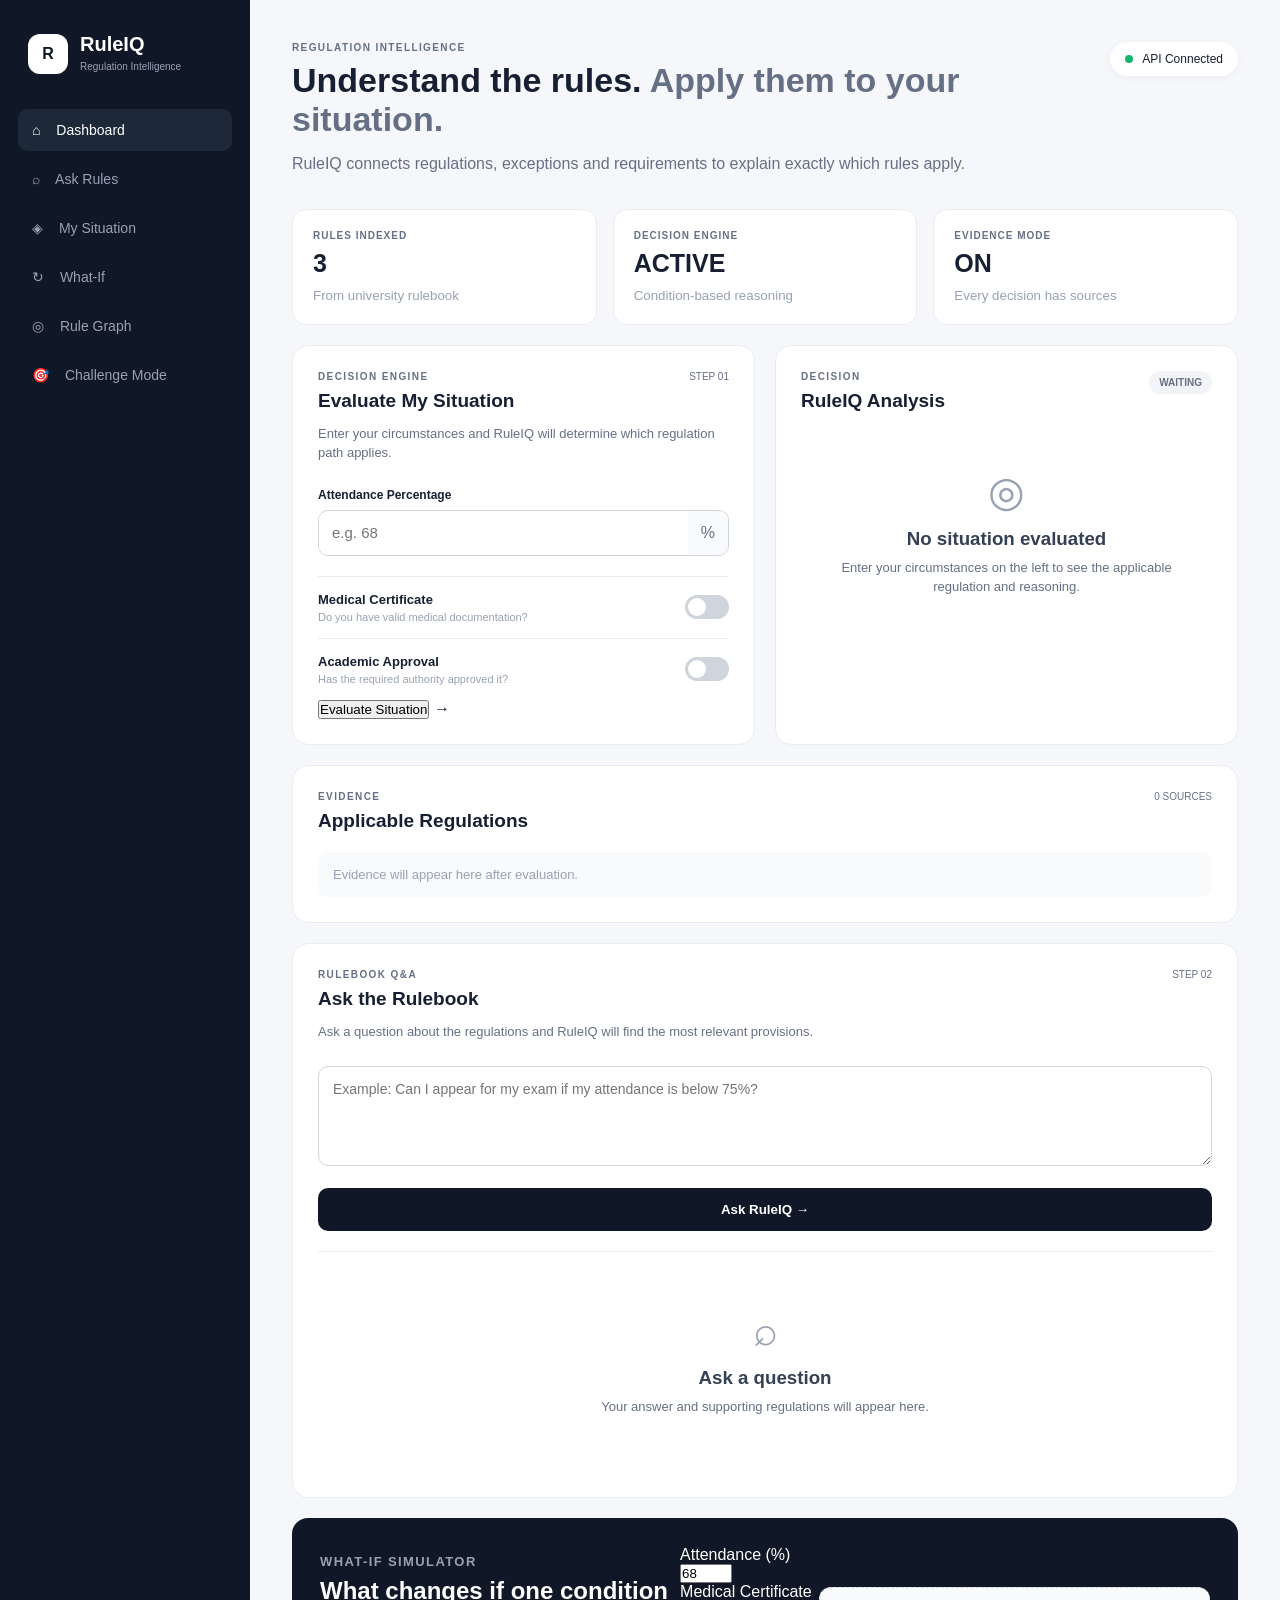
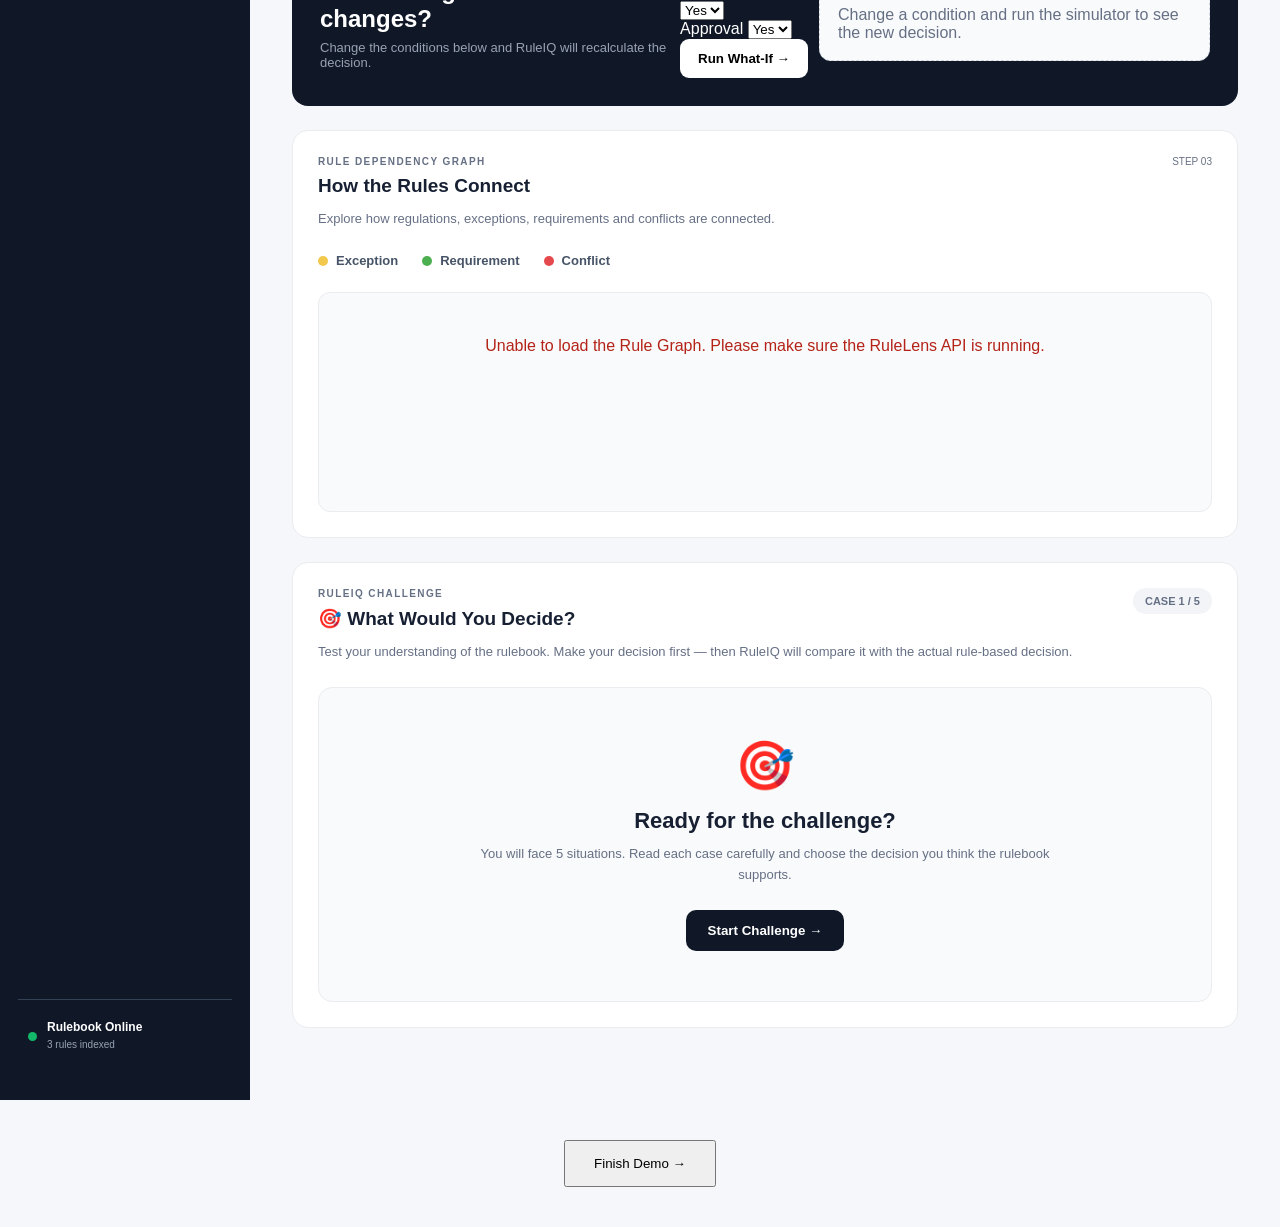
<file: index.html>
<!DOCTYPE html>
<html lang="en">

<head>

    <meta charset="UTF-8">

    <meta
        name="viewport"
        content="width=device-width, initial-scale=1.0"
    >
    <link rel="icon" type="image/png" href="favicon.jpg">

    <title>RuleIQ — Regulation Intelligence</title>

    <link
        rel="stylesheet"
        href="style.css"
    >

</head>


<body>

<div class="app">


    <!-- =====================================================
         SIDEBAR
         ===================================================== -->

    <aside class="sidebar">

        <div class="logo">

            <div class="logo-icon">
                R
            </div>

            <div>

                <h2>RuleIQ</h2>

                <span>
                    Regulation Intelligence
                </span>

            </div>

        </div>


        <nav>

            <!-- DASHBOARD -->

            <button
                class="nav-item active"
                type="button"
                onclick="navigateToSection('dashboardSection', this)"
            >

                <span>⌂</span>

                Dashboard

            </button>


            <!-- ASK RULES -->

            <button
                class="nav-item"
                type="button"
                onclick="navigateToSection('askRulesSection', this)"
            >

                <span>⌕</span>

                Ask Rules

            </button>


            <!-- MY SITUATION -->

            <button
                class="nav-item"
                type="button"
                onclick="navigateToSection('mySituationSection', this)"
            >

                <span>◈</span>

                My Situation

            </button>


            <!-- WHAT IF -->

            <button
                class="nav-item"
                type="button"
                onclick="navigateToSection('whatIfSection', this)"
            >

                <span>↻</span>

                What-If

            </button>


            <!-- RULE GRAPH -->

            <button
                class="nav-item"
                type="button"
                onclick="navigateToSection('ruleGraphSection', this)"
            >

                <span>◎</span>

                Rule Graph

            </button>
            <!-- CHALLENGE MODE -->

        <button class="nav-item" type="button" onclick="navigateToSection('challengeSection', this)" 
        >

         <span>🎯</span>

        Challenge Mode

        </button>

        </nav>


        <div class="sidebar-bottom">

            <div class="status-dot"></div>

            <div>

                <strong>
                    Rulebook Online
                </strong>

                <small>
                    <span id="sidebarRuleCount">3</span>
                    rules indexed
                </small>

            </div>

        </div>

    </aside>



    <!-- =====================================================
         MAIN
         ===================================================== -->

    <main class="main">


        <!-- =================================================
             DASHBOARD
             ================================================= -->

        <section id="dashboardSection">


            <!-- HEADER -->

            <header class="topbar">

                <div>

                    <p class="eyebrow">
                        REGULATION INTELLIGENCE
                    </p>

                    <h1>

                        Understand the rules.

                        <span>
                            Apply them to your situation.
                        </span>

                    </h1>

                    <p class="subtitle">

                        RuleIQ connects regulations,
                        exceptions and requirements to explain
                        exactly which rules apply.

                    </p>

                </div>


                <div class="api-status">

                    <span></span>

                    API Connected

                </div>

            </header>



            <!-- STATISTICS -->

            <section class="stats">


                <div class="stat-card">

                    <span>
                        RULES INDEXED
                    </span>

                    <strong id="ruleCount">
                        3
                    </strong>

                    <small>
                        From university rulebook
                    </small>

                </div>



                <div class="stat-card">

                    <span>
                        DECISION ENGINE
                    </span>

                    <strong>
                        ACTIVE
                    </strong>

                    <small>
                        Condition-based reasoning
                    </small>

                </div>



                <div class="stat-card">

                    <span>
                        EVIDENCE MODE
                    </span>

                    <strong>
                        ON
                    </strong>

                    <small>
                        Every decision has sources
                    </small>

                </div>


            </section>

        </section>



        <!-- =================================================
             MY SITUATION / DECISION ENGINE
             ================================================= -->

        <section
            class="workspace"
            id="mySituationSection"
        >


            <!-- SITUATION -->

            <div class="panel situation-panel">


                <div class="panel-header">

                    <div>

                        <p class="eyebrow">
                            DECISION ENGINE
                        </p>

                        <h2>
                            Evaluate My Situation

                        </h2>

                    </div>


                    <span class="step">
                        STEP 01
                    </span>

                </div>


                <p class="panel-description">

                    Enter your circumstances and RuleIQ
                    will determine which regulation path applies.

                </p>



                <!-- ATTENDANCE -->

                <div class="form-group">

                    <label>
                        Attendance Percentage
                    </label>


                    <div class="input-wrapper">

                        <input
                            type="number"
                            id="attendance"
                            placeholder="e.g. 68"
                            min="0"
                            max="100"
                        >

                        <span>
                            %
                        </span>

                    </div>

                </div>



                <!-- MEDICAL -->

                <div class="toggle-row">

                    <div>

                        <strong>
                            Medical Certificate
                        </strong>

                        <small>
                            Do you have valid medical documentation?
                        </small>

                    </div>


                    <label class="switch">

                        <input
                            type="checkbox"
                            id="medical"
                        >

                        <span class="slider"></span>

                    </label>

                </div>



                <!-- APPROVAL -->

                <div class="toggle-row">

                    <div>

                        <strong>
                            Academic Approval
                        </strong>

                        <small>
                            Has the required authority approved it?
                        </small>

                    </div>


                    <label class="switch">

                        <input
                            type="checkbox"
                            id="approval"
                        >

                        <span class="slider"></span>

                    </label>

                </div>



                <button
                    type="button"
                    onclick="evaluateSituation()">

                    Evaluate Situation
                </button>

                    <span>
                        →
                    </span>

            </div>



            <!-- RESULT -->

            <div class="panel result-panel">


                <div class="panel-header">

                    <div>

                        <p class="eyebrow">
                            DECISION
                        </p>

                        <h2>
                            RuleIQ Analysis
                        </h2>

                    </div>


                    <span
                        id="decisionStatus"
                        class="status neutral"
                    >

                        WAITING

                    </span>

                </div>



                <div
                    id="decisionResult"
                    class="result-empty"
                >

                    <div class="result-icon">
                        ◎
                    </div>

                    <h3>
                        No situation evaluated
                    </h3>

                    <p>

                        Enter your circumstances on the left
                        to see the applicable regulation and reasoning.

                    </p>

                </div>


            </div>


        </section>



        <!-- =================================================
             EVIDENCE
             ================================================= -->

        <section
            class="panel evidence-panel"
            id="evidenceSection"
        >


            <div class="panel-header">

                <div>

                    <p class="eyebrow">
                        EVIDENCE
                    </p>

                    <h2>
                        Applicable Regulations
                    </h2>

                </div>


                <span id="evidenceCount">
                    0 SOURCES
                </span>

            </div>



            <div
                id="evidence"
                class="evidence-container"
            >

                <div class="empty-evidence">

                    Evidence will appear here after evaluation.

                </div>

            </div>


        </section>



        <!-- =================================================
             ASK RULES
             ================================================= -->

        <section
            class="panel ask-panel"
            id="askRulesSection"
        >


            <div class="panel-header">

                <div>

                    <p class="eyebrow">
                        RULEBOOK Q&A
                    </p>

                    <h2>
                        Ask the Rulebook
                    </h2>

                </div>


                <span class="step">
                    STEP 02
                </span>

            </div>



            <p class="panel-description">

                Ask a question about the regulations and
                RuleIQ will find the most relevant provisions.

            </p>



            <div class="question-box">


                <textarea
                    id="ruleQuestion"
                    placeholder="Example: Can I appear for my exam if my attendance is below 75%?"
                ></textarea>



                <button
                    class="evaluate-btn"
                    onclick="askRulebook()"
                >

                    Ask RuleIQ

                    <span>
                        →
                    </span>

                </button>


            </div>



            <div
                id="questionResult"
                class="question-result"
            >

                <div class="result-empty">

                    <div class="result-icon">
                        ⌕
                    </div>

                    <h3>
                        Ask a question
                    </h3>

                    <p>

                        Your answer and supporting regulations
                        will appear here.

                    </p>

                </div>

            </div>


        </section>



        <!-- =================================================
             WHAT IF
             ================================================= -->

        <section
            class="what-if"
            id="whatIfSection"
        >


            <div>

                <p class="eyebrow">
                    WHAT-IF SIMULATOR
                </p>

                <h2>
                    What changes if one condition changes?
                </h2>

                <p>

                    Change the conditions below and RuleIQ
                    will recalculate the decision.

                </p>

            </div>



            <div class="what-if-controls">


                <div class="what-if-field">

                    <label for="whatIfAttendance">
                        Attendance (%)
                    </label>

                    <input
                        type="number"
                        id="whatIfAttendance"
                        min="0"
                        max="100"
                        value="68"
                    >

                </div>



                <div class="what-if-field">

                    <label for="whatIfMedical">
                        Medical Certificate
                    </label>

                    <select id="whatIfMedical">

                        <option value="true">
                            Yes
                        </option>

                        <option value="false">
                            No
                        </option>

                    </select>

                </div>



                <div class="what-if-field">

                    <label for="whatIfApproval">
                        Approval
                    </label>

                    <select id="whatIfApproval">

                        <option value="true">
                            Yes
                        </option>

                        <option value="false">
                            No
                        </option>

                    </select>

                </div>



                <button
                    type="button"
                    onclick="runWhatIf()"
                >

                    Run What-If →

                </button>


            </div>



            <div
                id="whatIfResult"
                class="what-if-result"
            >

                <div class="what-if-placeholder">

                    Change a condition and run the simulator
                    to see the new decision.

                </div>

            </div>


        </section>



        <!-- =================================================
             RULE GRAPH
             ================================================= -->

        <section
            class="panel rule-graph-panel"
            id="ruleGraphSection"
        >


            <div class="panel-header">

                <div>

                    <p class="eyebrow">
                        RULE DEPENDENCY GRAPH
                    </p>

                    <h2>
                        How the Rules Connect
                    </h2>

                </div>


                <span class="step">
                    STEP 03
                </span>

            </div>



            <p class="panel-description">

                Explore how regulations, exceptions, requirements
                and conflicts are connected.

            </p>



            <!-- GRAPH LEGEND -->

            <div class="graph-legend">


                <div class="legend-item">

                    <span
                        class="legend-dot legend-exception"
                    ></span>

                    <span>
                        Exception
                    </span>

                </div>



                <div class="legend-item">

                    <span
                        class="legend-dot legend-requires"
                    ></span>

                    <span>
                        Requirement
                    </span>

                </div>



                <div class="legend-item">

                    <span
                        class="legend-dot legend-conflict"
                    ></span>

                    <span>
                        Conflict
                    </span>

                </div>


            </div>



            <!-- GRAPH -->

            <div
                id="ruleGraphContainer"
                class="rule-graph-container"
            >

                <div class="graph-loading">

                    Loading rule relationships...

                </div>

            </div>


        </section>

        <!-- =================================================
     CHALLENGE MODE
     ================================================= -->

<section
    class="panel challenge-panel"
    id="challengeSection"
>

    <div class="panel-header">

        <div>

            <p class="eyebrow">
                RULEIQ CHALLENGE
            </p>

            <h2>
                🎯 What Would You Decide?
            </h2>

        </div>

        <span
            class="challenge-progress"
            id="challengeProgress"
        >
            CASE 1 / 5
        </span>

    </div>


    <p class="panel-description">

        Test your understanding of the rulebook.
        Make your decision first — then RuleIQ will
        compare it with the actual rule-based decision.

    </p>


    <!-- CHALLENGE START -->

    <div
        id="challengeStart"
        class="challenge-start"
    >

        <div class="challenge-icon">
            🎯
        </div>

        <h3>
            Ready for the challenge?
        </h3>

        <p>
            You will face 5 situations.
            Read each case carefully and choose
            the decision you think the rulebook supports.
        </p>

        <button
            type="button"
            class="challenge-button"
            onclick="startChallenge()"
        >
            Start Challenge →
        </button>

    </div>


    <!-- CHALLENGE QUESTION -->

    <div
        id="challengeQuestion"
        class="challenge-question"
        style="display: none;"
    >

        <div class="case-badge">
            CASE <span id="challengeCaseNumber">1</span>
        </div>


        <div
            id="challengeScenario"
            class="challenge-scenario"
        >
        </div>


        <h3>
            What should RuleIQ decide?
        </h3>


        <div
            id="challengeOptions"
            class="challenge-options"
        >
        </div>


        <button
            type="button"
            id="challengeSubmit"
            class="challenge-button"
            onclick="submitChallengeAnswer()"
            disabled
        >
            Submit Decision →
        </button>

    </div>


    <!-- CHALLENGE RESULT -->

    <div
        id="challengeResult"
        class="challenge-result"
        style="display: none;"
    >
    </div>


    <!-- FINAL SCORE -->

    <div
        id="challengeFinal"
        class="challenge-final"
        style="display: none;"
    >

        <div class="challenge-icon">
            🏆
        </div>

        <p class="eyebrow">
            CHALLENGE COMPLETE
        </p>

        <h2>
            <span id="challengeScore">0</span> / 5
        </h2>

        <p id="challengeScoreMessage">
            Great work!
        </p>

        <button
            type="button"
            class="challenge-button"
            onclick="startChallenge()"
        >
            Try Again →
        </button>

    </div>

</section>
    </main>

</div>



<!-- =====================================================
     NAVIGATION SCRIPT
     ===================================================== -->

<script>

function navigateToSection(sectionId, clickedButton) {

    const section =
        document.getElementById(sectionId);

    if (!section) {

        console.error(
            "Section not found:",
            sectionId
        );

        return;

    }


    /*
     * Remove active state from all
     * sidebar navigation buttons.
     */

    const navItems =
        document.querySelectorAll(
            ".nav-item"
        );

    navItems.forEach(function(item) {

        item.classList.remove("active");

    });


    /*
     * Activate the button that
     * the user clicked.
     */

    if (clickedButton) {

        clickedButton.classList.add("active");

    }


    /*
     * Smoothly move to the section.
     */

    section.scrollIntoView({

        behavior: "smooth",

        block: "start"

    });

}



/*
 * Automatically update the active
 * sidebar item while scrolling.
 */

document.addEventListener(
    "DOMContentLoaded",
    function() {

        const sections = [

            {
                id: "dashboardSection",
                buttonIndex: 0
            },

            {
                id: "askRulesSection",
                buttonIndex: 1
            },

            {
                id: "mySituationSection",
                buttonIndex: 2
            },

            {
                id: "whatIfSection",
                buttonIndex: 3
            },

            {
                id: "ruleGraphSection",
                buttonIndex: 4
            },

            {
            id: "challengeSection",
            buttonIndex: 5
            }

        ];


        const navItems =
            document.querySelectorAll(
                ".nav-item"
            );


        window.addEventListener(
            "scroll",
            function() {

                let currentSection =
                    "dashboardSection";


                sections.forEach(function(item) {

                    const section =
                        document.getElementById(
                            item.id
                        );

                    if (!section) {
                        return;
                    }


                    const rect =
                        section.getBoundingClientRect();


                    if (
                        rect.top <= 180 &&
                        rect.bottom >= 180
                    ) {

                        currentSection =
                            item.id;

                    }

                });


                sections.forEach(function(item) {

                    const button =
                        navItems[
                            item.buttonIndex
                        ];

                    if (!button) {
                        return;
                    }


                    if (
                        item.id ===
                        currentSection
                    ) {

                        button.classList.add(
                            "active"
                        );

                    }

                    else {

                        button.classList.remove(
                            "active"
                        );

                    }

                });

            }

        );

    }

);

</script>



<!-- EXISTING APP JAVASCRIPT -->
<button
    type="button"
    onclick="window.location.href='thankyou.html'"
    style="display:block; margin:40px auto; padding:14px 28px; cursor:pointer;"

>
    Finish Demo →
</button>
<script src="app.js"></script>


</body>

</html>
</file>
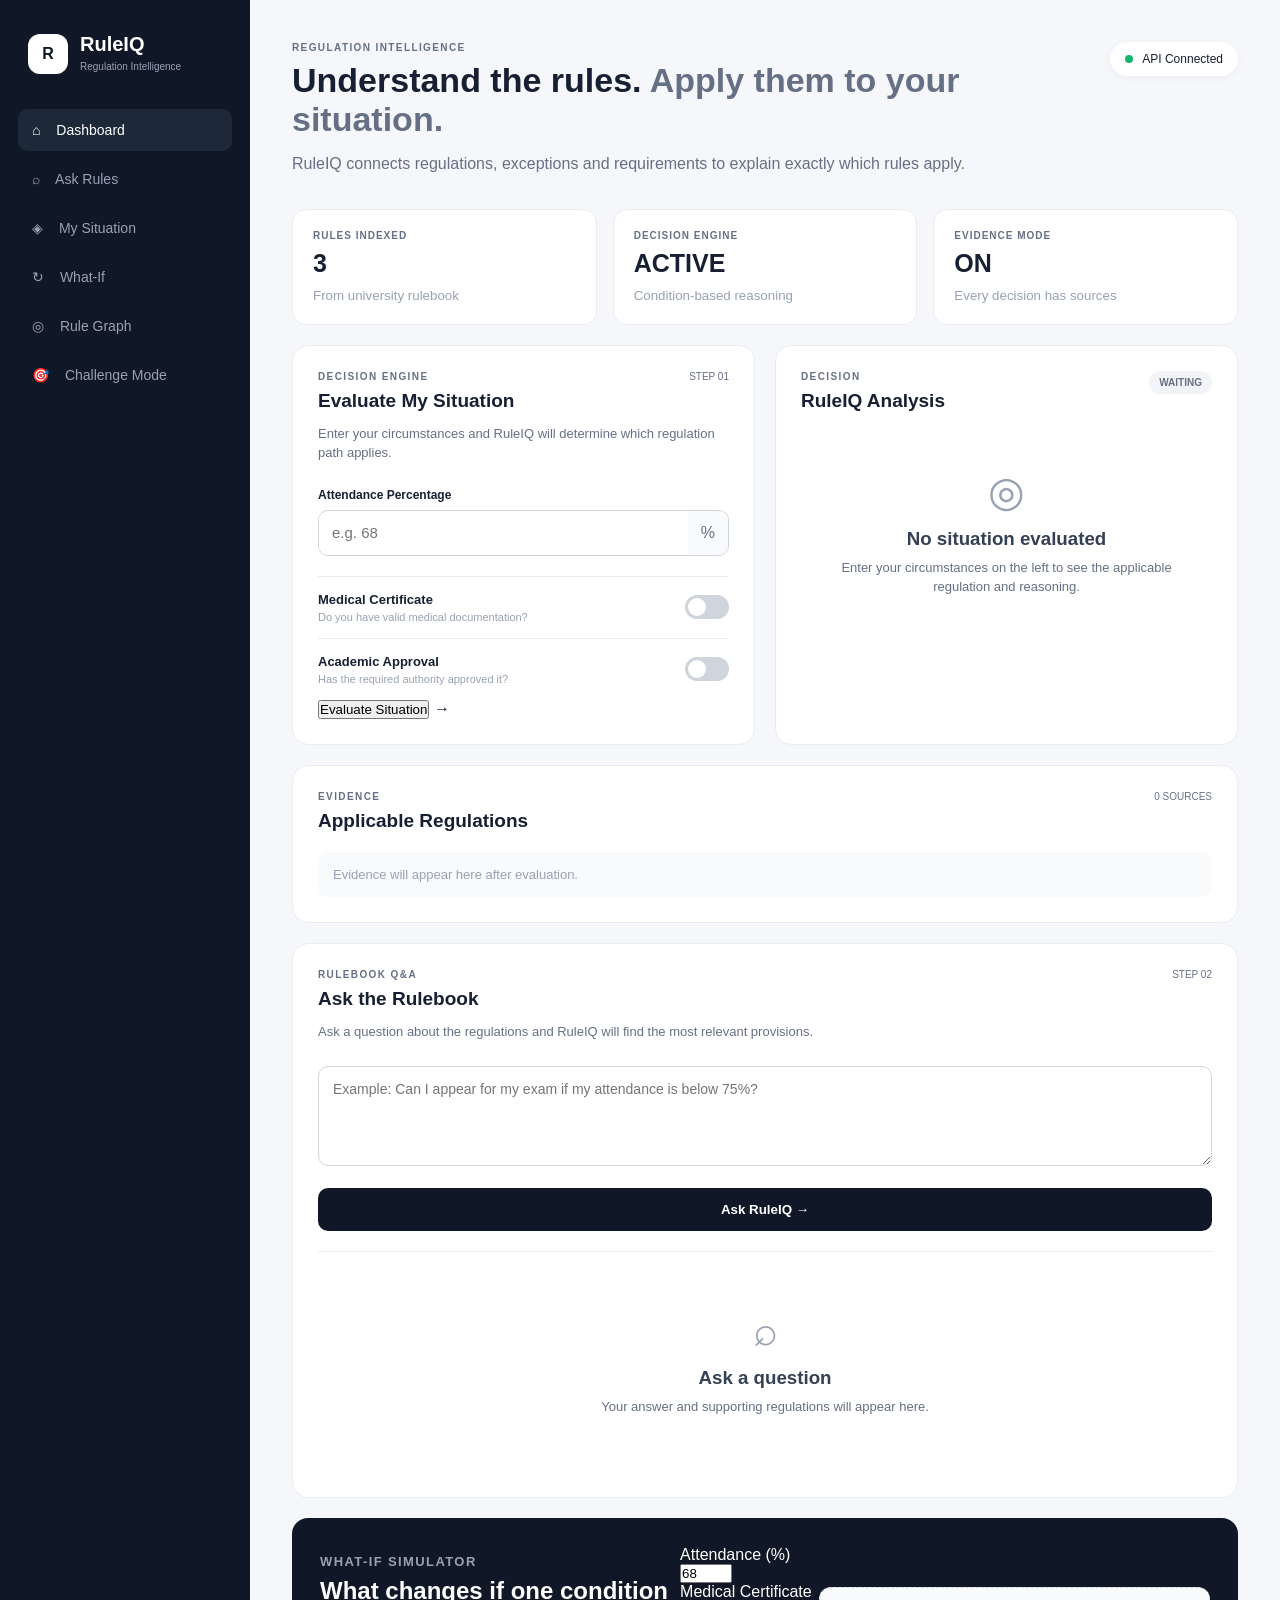
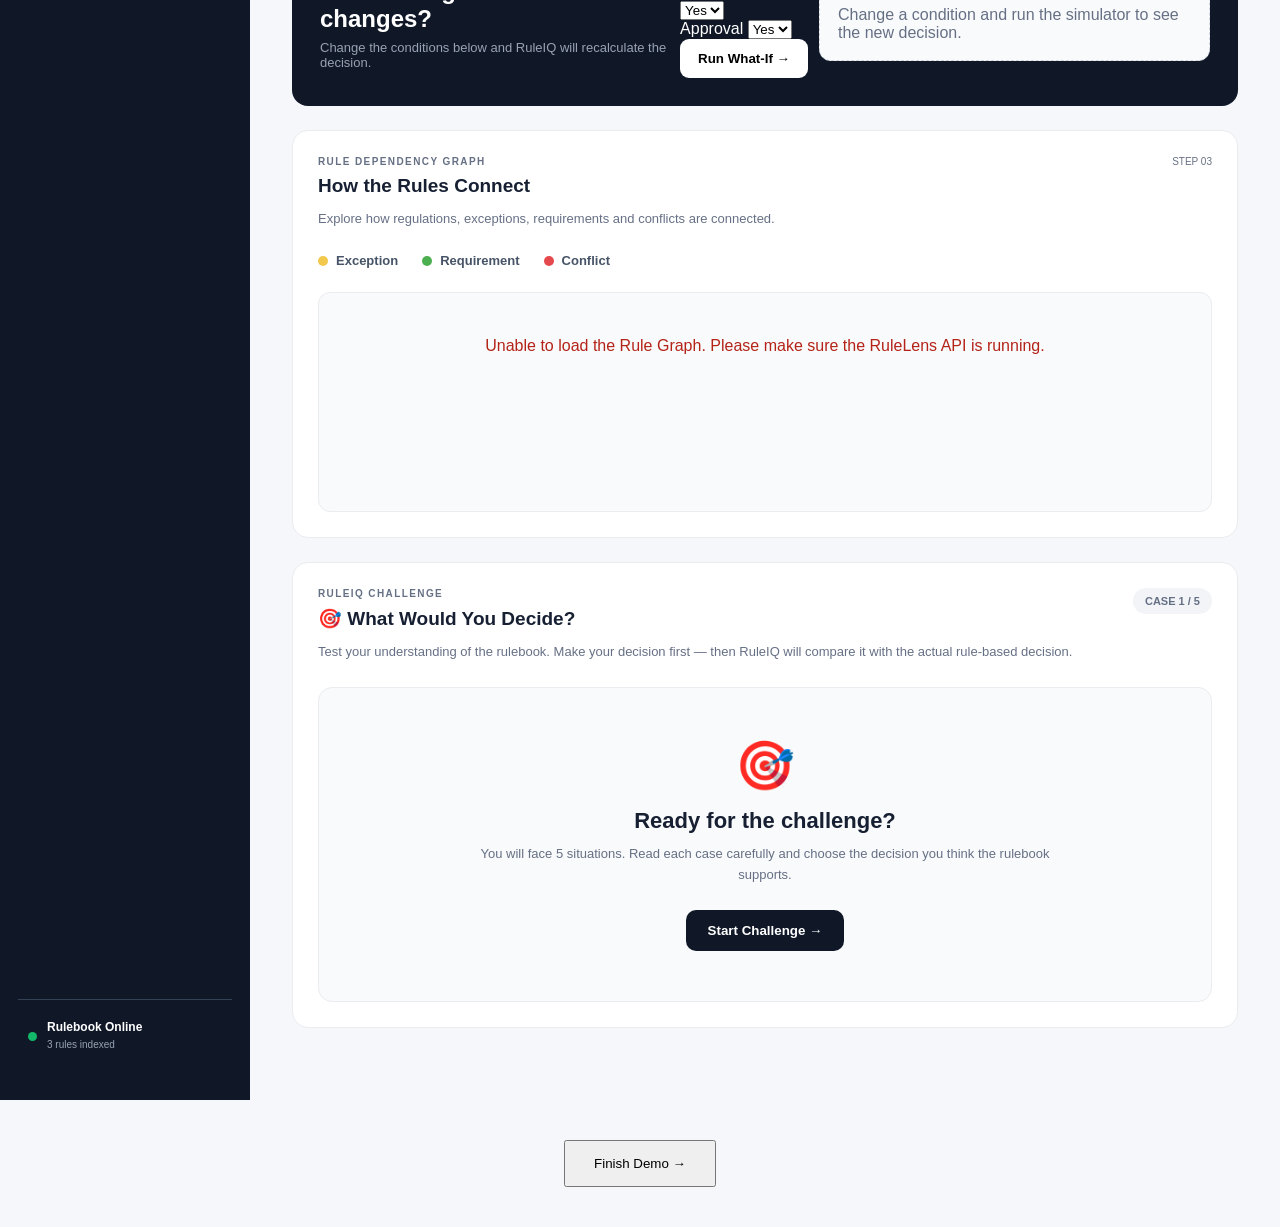
<file: frontend/index.html>
<!DOCTYPE html>
<html lang="en">

<head>

    <meta charset="UTF-8">

    <meta
        name="viewport"
        content="width=device-width, initial-scale=1.0"
    >
    <link rel="icon" type="image/png" href="favicon.jpg">

    <title>RuleIQ — Regulation Intelligence</title>

    <link
        rel="stylesheet"
        href="style.css"
    >

</head>


<body>

<div class="app">


    <!-- =====================================================
         SIDEBAR
         ===================================================== -->

    <aside class="sidebar">

        <div class="logo">

            <div class="logo-icon">
                R
            </div>

            <div>

                <h2>RuleIQ</h2>

                <span>
                    Regulation Intelligence
                </span>

            </div>

        </div>


        <nav>

            <!-- DASHBOARD -->

            <button
                class="nav-item active"
                type="button"
                onclick="navigateToSection('dashboardSection', this)"
            >

                <span>⌂</span>

                Dashboard

            </button>


            <!-- ASK RULES -->

            <button
                class="nav-item"
                type="button"
                onclick="navigateToSection('askRulesSection', this)"
            >

                <span>⌕</span>

                Ask Rules

            </button>


            <!-- MY SITUATION -->

            <button
                class="nav-item"
                type="button"
                onclick="navigateToSection('mySituationSection', this)"
            >

                <span>◈</span>

                My Situation

            </button>


            <!-- WHAT IF -->

            <button
                class="nav-item"
                type="button"
                onclick="navigateToSection('whatIfSection', this)"
            >

                <span>↻</span>

                What-If

            </button>


            <!-- RULE GRAPH -->

            <button
                class="nav-item"
                type="button"
                onclick="navigateToSection('ruleGraphSection', this)"
            >

                <span>◎</span>

                Rule Graph

            </button>
            <!-- CHALLENGE MODE -->

        <button class="nav-item" type="button" onclick="navigateToSection('challengeSection', this)" 
        >

         <span>🎯</span>

        Challenge Mode

        </button>

        </nav>


        <div class="sidebar-bottom">

            <div class="status-dot"></div>

            <div>

                <strong>
                    Rulebook Online
                </strong>

                <small>
                    <span id="sidebarRuleCount">3</span>
                    rules indexed
                </small>

            </div>

        </div>

    </aside>



    <!-- =====================================================
         MAIN
         ===================================================== -->

    <main class="main">


        <!-- =================================================
             DASHBOARD
             ================================================= -->

        <section id="dashboardSection">


            <!-- HEADER -->

            <header class="topbar">

                <div>

                    <p class="eyebrow">
                        REGULATION INTELLIGENCE
                    </p>

                    <h1>

                        Understand the rules.

                        <span>
                            Apply them to your situation.
                        </span>

                    </h1>

                    <p class="subtitle">

                        RuleIQ connects regulations,
                        exceptions and requirements to explain
                        exactly which rules apply.

                    </p>

                </div>


                <div class="api-status">

                    <span></span>

                    API Connected

                </div>

            </header>



            <!-- STATISTICS -->

            <section class="stats">


                <div class="stat-card">

                    <span>
                        RULES INDEXED
                    </span>

                    <strong id="ruleCount">
                        3
                    </strong>

                    <small>
                        From university rulebook
                    </small>

                </div>



                <div class="stat-card">

                    <span>
                        DECISION ENGINE
                    </span>

                    <strong>
                        ACTIVE
                    </strong>

                    <small>
                        Condition-based reasoning
                    </small>

                </div>



                <div class="stat-card">

                    <span>
                        EVIDENCE MODE
                    </span>

                    <strong>
                        ON
                    </strong>

                    <small>
                        Every decision has sources
                    </small>

                </div>


            </section>

        </section>



        <!-- =================================================
             MY SITUATION / DECISION ENGINE
             ================================================= -->

        <section
            class="workspace"
            id="mySituationSection"
        >


            <!-- SITUATION -->

            <div class="panel situation-panel">


                <div class="panel-header">

                    <div>

                        <p class="eyebrow">
                            DECISION ENGINE
                        </p>

                        <h2>
                            Evaluate My Situation

                        </h2>

                    </div>


                    <span class="step">
                        STEP 01
                    </span>

                </div>


                <p class="panel-description">

                    Enter your circumstances and RuleIQ
                    will determine which regulation path applies.

                </p>



                <!-- ATTENDANCE -->

                <div class="form-group">

                    <label>
                        Attendance Percentage
                    </label>


                    <div class="input-wrapper">

                        <input
                            type="number"
                            id="attendance"
                            placeholder="e.g. 68"
                            min="0"
                            max="100"
                        >

                        <span>
                            %
                        </span>

                    </div>

                </div>



                <!-- MEDICAL -->

                <div class="toggle-row">

                    <div>

                        <strong>
                            Medical Certificate
                        </strong>

                        <small>
                            Do you have valid medical documentation?
                        </small>

                    </div>


                    <label class="switch">

                        <input
                            type="checkbox"
                            id="medical"
                        >

                        <span class="slider"></span>

                    </label>

                </div>



                <!-- APPROVAL -->

                <div class="toggle-row">

                    <div>

                        <strong>
                            Academic Approval
                        </strong>

                        <small>
                            Has the required authority approved it?
                        </small>

                    </div>


                    <label class="switch">

                        <input
                            type="checkbox"
                            id="approval"
                        >

                        <span class="slider"></span>

                    </label>

                </div>



                <button
                    type="button"
                    onclick="evaluateSituation()">

                    Evaluate Situation
                </button>

                    <span>
                        →
                    </span>

            </div>



            <!-- RESULT -->

            <div class="panel result-panel">


                <div class="panel-header">

                    <div>

                        <p class="eyebrow">
                            DECISION
                        </p>

                        <h2>
                            RuleIQ Analysis
                        </h2>

                    </div>


                    <span
                        id="decisionStatus"
                        class="status neutral"
                    >

                        WAITING

                    </span>

                </div>



                <div
                    id="decisionResult"
                    class="result-empty"
                >

                    <div class="result-icon">
                        ◎
                    </div>

                    <h3>
                        No situation evaluated
                    </h3>

                    <p>

                        Enter your circumstances on the left
                        to see the applicable regulation and reasoning.

                    </p>

                </div>


            </div>


        </section>



        <!-- =================================================
             EVIDENCE
             ================================================= -->

        <section
            class="panel evidence-panel"
            id="evidenceSection"
        >


            <div class="panel-header">

                <div>

                    <p class="eyebrow">
                        EVIDENCE
                    </p>

                    <h2>
                        Applicable Regulations
                    </h2>

                </div>


                <span id="evidenceCount">
                    0 SOURCES
                </span>

            </div>



            <div
                id="evidence"
                class="evidence-container"
            >

                <div class="empty-evidence">

                    Evidence will appear here after evaluation.

                </div>

            </div>


        </section>



        <!-- =================================================
             ASK RULES
             ================================================= -->

        <section
            class="panel ask-panel"
            id="askRulesSection"
        >


            <div class="panel-header">

                <div>

                    <p class="eyebrow">
                        RULEBOOK Q&A
                    </p>

                    <h2>
                        Ask the Rulebook
                    </h2>

                </div>


                <span class="step">
                    STEP 02
                </span>

            </div>



            <p class="panel-description">

                Ask a question about the regulations and
                RuleIQ will find the most relevant provisions.

            </p>



            <div class="question-box">


                <textarea
                    id="ruleQuestion"
                    placeholder="Example: Can I appear for my exam if my attendance is below 75%?"
                ></textarea>



                <button
                    class="evaluate-btn"
                    onclick="askRulebook()"
                >

                    Ask RuleIQ

                    <span>
                        →
                    </span>

                </button>


            </div>



            <div
                id="questionResult"
                class="question-result"
            >

                <div class="result-empty">

                    <div class="result-icon">
                        ⌕
                    </div>

                    <h3>
                        Ask a question
                    </h3>

                    <p>

                        Your answer and supporting regulations
                        will appear here.

                    </p>

                </div>

            </div>


        </section>



        <!-- =================================================
             WHAT IF
             ================================================= -->

        <section
            class="what-if"
            id="whatIfSection"
        >


            <div>

                <p class="eyebrow">
                    WHAT-IF SIMULATOR
                </p>

                <h2>
                    What changes if one condition changes?
                </h2>

                <p>

                    Change the conditions below and RuleIQ
                    will recalculate the decision.

                </p>

            </div>



            <div class="what-if-controls">


                <div class="what-if-field">

                    <label for="whatIfAttendance">
                        Attendance (%)
                    </label>

                    <input
                        type="number"
                        id="whatIfAttendance"
                        min="0"
                        max="100"
                        value="68"
                    >

                </div>



                <div class="what-if-field">

                    <label for="whatIfMedical">
                        Medical Certificate
                    </label>

                    <select id="whatIfMedical">

                        <option value="true">
                            Yes
                        </option>

                        <option value="false">
                            No
                        </option>

                    </select>

                </div>



                <div class="what-if-field">

                    <label for="whatIfApproval">
                        Approval
                    </label>

                    <select id="whatIfApproval">

                        <option value="true">
                            Yes
                        </option>

                        <option value="false">
                            No
                        </option>

                    </select>

                </div>



                <button
                    type="button"
                    onclick="runWhatIf()"
                >

                    Run What-If →

                </button>


            </div>



            <div
                id="whatIfResult"
                class="what-if-result"
            >

                <div class="what-if-placeholder">

                    Change a condition and run the simulator
                    to see the new decision.

                </div>

            </div>


        </section>



        <!-- =================================================
             RULE GRAPH
             ================================================= -->

        <section
            class="panel rule-graph-panel"
            id="ruleGraphSection"
        >


            <div class="panel-header">

                <div>

                    <p class="eyebrow">
                        RULE DEPENDENCY GRAPH
                    </p>

                    <h2>
                        How the Rules Connect
                    </h2>

                </div>


                <span class="step">
                    STEP 03
                </span>

            </div>



            <p class="panel-description">

                Explore how regulations, exceptions, requirements
                and conflicts are connected.

            </p>



            <!-- GRAPH LEGEND -->

            <div class="graph-legend">


                <div class="legend-item">

                    <span
                        class="legend-dot legend-exception"
                    ></span>

                    <span>
                        Exception
                    </span>

                </div>



                <div class="legend-item">

                    <span
                        class="legend-dot legend-requires"
                    ></span>

                    <span>
                        Requirement
                    </span>

                </div>



                <div class="legend-item">

                    <span
                        class="legend-dot legend-conflict"
                    ></span>

                    <span>
                        Conflict
                    </span>

                </div>


            </div>



            <!-- GRAPH -->

            <div
                id="ruleGraphContainer"
                class="rule-graph-container"
            >

                <div class="graph-loading">

                    Loading rule relationships...

                </div>

            </div>


        </section>

        <!-- =================================================
     CHALLENGE MODE
     ================================================= -->

<section
    class="panel challenge-panel"
    id="challengeSection"
>

    <div class="panel-header">

        <div>

            <p class="eyebrow">
                RULEIQ CHALLENGE
            </p>

            <h2>
                🎯 What Would You Decide?
            </h2>

        </div>

        <span
            class="challenge-progress"
            id="challengeProgress"
        >
            CASE 1 / 5
        </span>

    </div>


    <p class="panel-description">

        Test your understanding of the rulebook.
        Make your decision first — then RuleIQ will
        compare it with the actual rule-based decision.

    </p>


    <!-- CHALLENGE START -->

    <div
        id="challengeStart"
        class="challenge-start"
    >

        <div class="challenge-icon">
            🎯
        </div>

        <h3>
            Ready for the challenge?
        </h3>

        <p>
            You will face 5 situations.
            Read each case carefully and choose
            the decision you think the rulebook supports.
        </p>

        <button
            type="button"
            class="challenge-button"
            onclick="startChallenge()"
        >
            Start Challenge →
        </button>

    </div>


    <!-- CHALLENGE QUESTION -->

    <div
        id="challengeQuestion"
        class="challenge-question"
        style="display: none;"
    >

        <div class="case-badge">
            CASE <span id="challengeCaseNumber">1</span>
        </div>


        <div
            id="challengeScenario"
            class="challenge-scenario"
        >
        </div>


        <h3>
            What should RuleIQ decide?
        </h3>


        <div
            id="challengeOptions"
            class="challenge-options"
        >
        </div>


        <button
            type="button"
            id="challengeSubmit"
            class="challenge-button"
            onclick="submitChallengeAnswer()"
            disabled
        >
            Submit Decision →
        </button>

    </div>


    <!-- CHALLENGE RESULT -->

    <div
        id="challengeResult"
        class="challenge-result"
        style="display: none;"
    >
    </div>


    <!-- FINAL SCORE -->

    <div
        id="challengeFinal"
        class="challenge-final"
        style="display: none;"
    >

        <div class="challenge-icon">
            🏆
        </div>

        <p class="eyebrow">
            CHALLENGE COMPLETE
        </p>

        <h2>
            <span id="challengeScore">0</span> / 5
        </h2>

        <p id="challengeScoreMessage">
            Great work!
        </p>

        <button
            type="button"
            class="challenge-button"
            onclick="startChallenge()"
        >
            Try Again →
        </button>

    </div>

</section>
    </main>

</div>



<!-- =====================================================
     NAVIGATION SCRIPT
     ===================================================== -->

<script>

function navigateToSection(sectionId, clickedButton) {

    const section =
        document.getElementById(sectionId);

    if (!section) {

        console.error(
            "Section not found:",
            sectionId
        );

        return;

    }


    /*
     * Remove active state from all
     * sidebar navigation buttons.
     */

    const navItems =
        document.querySelectorAll(
            ".nav-item"
        );

    navItems.forEach(function(item) {

        item.classList.remove("active");

    });


    /*
     * Activate the button that
     * the user clicked.
     */

    if (clickedButton) {

        clickedButton.classList.add("active");

    }


    /*
     * Smoothly move to the section.
     */

    section.scrollIntoView({

        behavior: "smooth",

        block: "start"

    });

}



/*
 * Automatically update the active
 * sidebar item while scrolling.
 */

document.addEventListener(
    "DOMContentLoaded",
    function() {

        const sections = [

            {
                id: "dashboardSection",
                buttonIndex: 0
            },

            {
                id: "askRulesSection",
                buttonIndex: 1
            },

            {
                id: "mySituationSection",
                buttonIndex: 2
            },

            {
                id: "whatIfSection",
                buttonIndex: 3
            },

            {
                id: "ruleGraphSection",
                buttonIndex: 4
            },

            {
            id: "challengeSection",
            buttonIndex: 5
            }

        ];


        const navItems =
            document.querySelectorAll(
                ".nav-item"
            );


        window.addEventListener(
            "scroll",
            function() {

                let currentSection =
                    "dashboardSection";


                sections.forEach(function(item) {

                    const section =
                        document.getElementById(
                            item.id
                        );

                    if (!section) {
                        return;
                    }


                    const rect =
                        section.getBoundingClientRect();


                    if (
                        rect.top <= 180 &&
                        rect.bottom >= 180
                    ) {

                        currentSection =
                            item.id;

                    }

                });


                sections.forEach(function(item) {

                    const button =
                        navItems[
                            item.buttonIndex
                        ];

                    if (!button) {
                        return;
                    }


                    if (
                        item.id ===
                        currentSection
                    ) {

                        button.classList.add(
                            "active"
                        );

                    }

                    else {

                        button.classList.remove(
                            "active"
                        );

                    }

                });

            }

        );

    }

);

</script>



<!-- EXISTING APP JAVASCRIPT -->
<button
    type="button"
    onclick="window.location.href='thankyou.html'"
    style="display:block; margin:40px auto; padding:14px 28px; cursor:pointer;"

>
    Finish Demo →
</button>
<script src="app.js"></script>


</body>

</html>
</file>
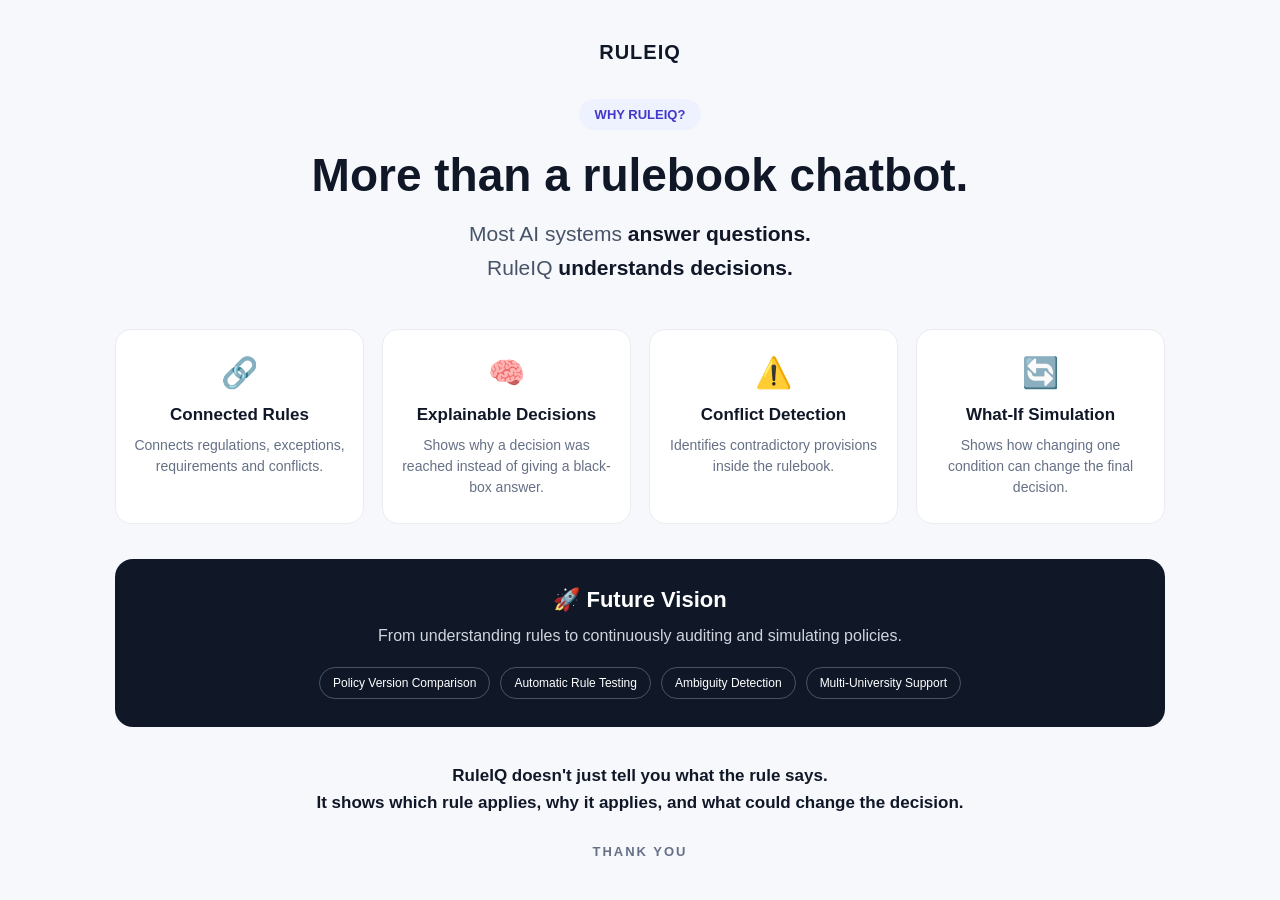
<file: thankyou.html>
<!DOCTYPE html>

<html lang="en">
<head>
    <meta charset="UTF-8">
    <meta name="viewport" content="width=device-width, initial-scale=1.0">
    <title>Why RuleIQ?</title>

<style>
    * {
        margin: 0;
        padding: 0;
        box-sizing: border-box;
    }

    body {
        font-family: Arial, sans-serif;
        background: #f7f8fc;
        color: #101828;
        min-height: 100vh;
        display: flex;
        align-items: center;
        justify-content: center;
        padding: 40px;
    }

    .page {
        width: 100%;
        max-width: 1050px;
        text-align: center;
    }

    .logo {
        font-size: 20px;
        font-weight: 800;
        letter-spacing: 1px;
        margin-bottom: 35px;
    }

    .badge {
        display: inline-block;
        padding: 8px 16px;
        border-radius: 30px;
        background: #eef2ff;
        color: #4338ca;
        font-size: 13px;
        font-weight: 700;
        margin-bottom: 18px;
    }

    h1 {
        font-size: 46px;
        margin-bottom: 15px;
    }

    .headline {
        font-size: 21px;
        color: #475467;
        max-width: 700px;
        margin: auto;
        line-height: 1.6;
    }

    .headline strong {
        color: #101828;
    }

    .cards {
        display: grid;
        grid-template-columns: repeat(4, 1fr);
        gap: 18px;
        margin-top: 45px;
    }

    .card {
        background: white;
        border: 1px solid #eaecf0;
        border-radius: 16px;
        padding: 25px 18px;
        transition: 0.25s;
        cursor: pointer;
    }

    .card:hover {
        transform: translateY(-7px);
        box-shadow: 0 12px 30px rgba(16,24,40,0.10);
        border-color: #98a2b3;
    }

    .icon {
        font-size: 30px;
        margin-bottom: 15px;
    }

    .card h3 {
        font-size: 17px;
        margin-bottom: 10px;
    }

    .card p {
        color: #667085;
        font-size: 14px;
        line-height: 1.5;
    }

    .future {
        margin-top: 35px;
        background: #101828;
        color: white;
        border-radius: 18px;
        padding: 28px;
    }

    .future h2 {
        font-size: 22px;
        margin-bottom: 10px;
    }

    .future p {
        color: #d0d5dd;
        line-height: 1.6;
    }

    .future-tags {
        margin-top: 18px;
        display: flex;
        justify-content: center;
        gap: 10px;
        flex-wrap: wrap;
    }

    .tag {
        padding: 8px 13px;
        border: 1px solid #475467;
        border-radius: 20px;
        font-size: 12px;
    }

    .final-line {
        margin-top: 35px;
        font-size: 17px;
        font-weight: 600;
        line-height: 1.6;
    }

    .thankyou {
        margin-top: 28px;
        font-size: 13px;
        color: #667085;
        letter-spacing: 2px;
        font-weight: 700;
    }

    @media(max-width: 800px) {
        .cards {
            grid-template-columns: repeat(2, 1fr);
        }

        h1 {
            font-size: 36px;
        }
    }
</style>

</head>

<body>

<div class="page">


<div class="logo">RULEIQ</div>

<div class="badge">WHY RULEIQ?</div>

<h1>More than a rulebook chatbot.</h1>

<p class="headline">
    Most AI systems <strong>answer questions.</strong><br>
    RuleIQ <strong>understands decisions.</strong>
</p>

<div class="cards">

    <div class="card">
        <div class="icon">🔗</div>
        <h3>Connected Rules</h3>
        <p>
            Connects regulations, exceptions, requirements and conflicts.
        </p>
    </div>

    <div class="card">
        <div class="icon">🧠</div>
        <h3>Explainable Decisions</h3>
        <p>
            Shows why a decision was reached instead of giving a black-box answer.
        </p>
    </div>

    <div class="card">
        <div class="icon">⚠️</div>
        <h3>Conflict Detection</h3>
        <p>
            Identifies contradictory provisions inside the rulebook.
        </p>
    </div>

    <div class="card">
        <div class="icon">🔄</div>
        <h3>What-If Simulation</h3>
        <p>
            Shows how changing one condition can change the final decision.
        </p>
    </div>

</div>

<div class="future">

    <h2>🚀 Future Vision</h2>

    <p>
        From understanding rules to continuously
        auditing and simulating policies.
    </p>

    <div class="future-tags">
        <span class="tag">Policy Version Comparison</span>
        <span class="tag">Automatic Rule Testing</span>
        <span class="tag">Ambiguity Detection</span>
        <span class="tag">Multi-University Support</span>
    </div>

</div>

<p class="final-line">
    RuleIQ doesn't just tell you what the rule says.<br>
    It shows <strong>which rule applies, why it applies,</strong>
    and <strong>what could change the decision.</strong>
</p>

<div class="thankyou">
    THANK YOU
</div>

</div>

</body>
</html>
</file>
<file: style.css>
* {
    margin: 0;
    padding: 0;
    box-sizing: border-box;
}


body {

    font-family: Inter, Arial, sans-serif;

    background: #f5f7fb;

    color: #172033;

}


/* ================= APP ================= */

.app {

    display: flex;

    min-height: 100vh;

}


/* ================= SIDEBAR ================= */

.sidebar {

    width: 250px;

    background: #101828;

    color: white;

    padding: 28px 18px;

    display: flex;

    flex-direction: column;

}


.logo {

    display: flex;

    align-items: center;

    gap: 12px;

    padding: 5px 10px 35px;

}


.logo-icon {

    width: 40px;

    height: 40px;

    border-radius: 12px;

    background: white;

    color: #101828;

    display: flex;

    align-items: center;

    justify-content: center;

    font-weight: 800;

}


.logo h2 {

    font-size: 20px;

}


.logo span {

    font-size: 10px;

    color: #98a2b3;

}


nav {

    display: flex;

    flex-direction: column;

    gap: 7px;

}


.nav-item {

    border: none;

    background: transparent;

    color: #98a2b3;

    padding: 13px 14px;

    border-radius: 10px;

    text-align: left;

    font-size: 14px;

    cursor: pointer;

}


.nav-item span {

    margin-right: 12px;

}


.nav-item:hover,
.nav-item.active {

    background: #1d2939;

    color: white;

}


.sidebar-bottom {

    margin-top: auto;

    border-top: 1px solid #344054;

    padding: 20px 10px;

    display: flex;

    gap: 10px;

    align-items: center;

}


.sidebar-bottom strong {

    display: block;

    font-size: 12px;

}


.sidebar-bottom small {

    color: #98a2b3;

    font-size: 10px;

}


.status-dot {

    width: 9px;

    height: 9px;

    background: #12b76a;

    border-radius: 50%;

}


/* ================= MAIN ================= */

.main {

    flex: 1;

    padding: 42px;

    max-width: 1500px;

}


.topbar {

    display: flex;

    justify-content: space-between;

    align-items: flex-start;

    margin-bottom: 32px;

}


.eyebrow {

    color: #667085;

    font-size: 10px;

    font-weight: 700;

    letter-spacing: 1.4px;

    margin-bottom: 8px;

}


h1 {

    font-size: 34px;

    line-height: 1.15;

    max-width: 720px;

}


h1 span {

    color: #667085;

}


.subtitle {

    color: #667085;

    margin-top: 12px;

    max-width: 680px;

    line-height: 1.6;

}


.api-status {

    background: white;

    padding: 10px 15px;

    border-radius: 20px;

    font-size: 12px;

    box-shadow: 0 2px 8px rgba(0,0,0,.04);

}


.api-status span {

    display: inline-block;

    width: 8px;

    height: 8px;

    background: #12b76a;

    border-radius: 50%;

    margin-right: 7px;

}


/* ================= STATS ================= */

.stats {

    display: grid;

    grid-template-columns: repeat(3, 1fr);

    gap: 16px;

    margin-bottom: 20px;

}


.stat-card {

    background: white;

    border: 1px solid #eaecf0;

    border-radius: 14px;

    padding: 20px;

}


.stat-card span {

    display: block;

    font-size: 10px;

    color: #667085;

    font-weight: 700;

    letter-spacing: 1px;

}


.stat-card strong {

    display: block;

    font-size: 25px;

    margin: 8px 0;

}


.stat-card small {

    color: #98a2b3;

}


/* ================= PANELS ================= */

.workspace {

    display: grid;

    grid-template-columns: 1fr 1fr;

    gap: 20px;

    margin-bottom: 20px;

}


.panel {

    background: white;

    border: 1px solid #eaecf0;

    border-radius: 16px;

    padding: 25px;

}


.panel-header {

    display: flex;

    justify-content: space-between;

    align-items: flex-start;

}


.panel-header h2 {

    font-size: 19px;

}


.step {

    font-size: 10px;

    color: #667085;

}


.panel-description {

    color: #667085;

    font-size: 13px;

    margin: 12px 0 25px;

    line-height: 1.5;

}


/* ================= FORM ================= */

.form-group {

    margin-bottom: 20px;

}


.form-group label {

    display: block;

    font-size: 12px;

    font-weight: 600;

    margin-bottom: 8px;

}


.input-wrapper {

    display: flex;

    border: 1px solid #d0d5dd;

    border-radius: 10px;

    overflow: hidden;

}


.input-wrapper input {

    width: 100%;

    border: none;

    outline: none;

    padding: 13px;

    font-size: 15px;

}


.input-wrapper span {

    padding: 13px;

    color: #667085;

    background: #f9fafb;

}


.toggle-row {

    display: flex;

    justify-content: space-between;

    align-items: center;

    border-top: 1px solid #eaecf0;

    padding: 15px 0;

}


.toggle-row strong {

    display: block;

    font-size: 13px;

}


.toggle-row small {

    display: block;

    color: #98a2b3;

    margin-top: 4px;

    font-size: 11px;

}


/* ================= SWITCH ================= */

.switch {

    position: relative;

    width: 44px;

    height: 24px;

}


.switch input {

    display: none;

}


.slider {

    position: absolute;

    inset: 0;

    background: #d0d5dd;

    border-radius: 20px;

    cursor: pointer;

    transition: .2s;

}


.slider:before {

    content: "";

    position: absolute;

    width: 18px;

    height: 18px;

    left: 3px;

    top: 3px;

    background: white;

    border-radius: 50%;

    transition: .2s;

}


.switch input:checked + .slider {

    background: #101828;

}


.switch input:checked + .slider:before {

    transform: translateX(20px);

}


/* ================= BUTTON ================= */

.evaluate-btn {

    width: 100%;

    margin-top: 18px;

    padding: 14px;

    border: none;

    border-radius: 10px;

    background: #101828;

    color: white;

    font-weight: 600;

    cursor: pointer;

}


.evaluate-btn:hover {

    background: #344054;

}


/* ================= STATUS ================= */

.status {

    font-size: 10px;

    font-weight: 700;

    padding: 6px 10px;

    border-radius: 15px;

}


.status.neutral {

    background: #f2f4f7;

    color: #667085;

}


.status.success {

    background: #ecfdf3;

    color: #027a48;

}


.status.warning {

    background: #fffaeb;

    color: #b54708;

}


.status.danger {

    background: #fef3f2;

    color: #b42318;

}


/* ================= RESULT ================= */

.result-empty {

    text-align: center;

    padding: 55px 25px;

    color: #667085;

}


.result-icon {

    font-size: 42px;

    color: #98a2b3;

    margin-bottom: 12px;

}


.result-empty h3 {

    color: #344054;

    margin-bottom: 8px;

}


.result-empty p {

    font-size: 13px;

    line-height: 1.5;

}


/* ================= EVIDENCE ================= */

.evidence-panel {

    margin-bottom: 20px;

}


#evidenceCount {

    font-size: 10px;

    color: #667085;

}


.evidence-container {

    margin-top: 20px;

    display: grid;

    gap: 12px;

}


.empty-evidence {

    color: #98a2b3;

    font-size: 13px;

    padding: 15px;

    background: #f9fafb;

    border-radius: 10px;

}


.evidence-card {

    border: 1px solid #eaecf0;

    border-radius: 10px;

    padding: 15px;

}


.evidence-card .section {

    font-size: 10px;

    font-weight: 700;

    color: #667085;

}


.evidence-card h3 {

    font-size: 14px;

    margin: 5px 0 8px;

}


.evidence-card p {

    font-size: 12px;

    color: #667085;

    line-height: 1.5;

}


.similarity {

    margin-top: 10px;

    font-size: 10px;

    color: #98a2b3;

}


/* ================= ASK RULES ================= */

.ask-panel {

    margin-bottom: 20px;

}


.question-box {

    margin-top: 20px;

}


.question-box textarea {

    width: 100%;

    min-height: 100px;

    resize: vertical;

    border: 1px solid #d0d5dd;

    border-radius: 10px;

    padding: 14px;

    font-family: inherit;

    font-size: 14px;

    outline: none;

}


.question-box textarea:focus {

    border-color: #667085;

}


.question-result {

    margin-top: 20px;

    border-top: 1px solid #eaecf0;

}


.answer-box {

    padding: 20px 5px;

}


.answer-box h3 {

    font-size: 18px;

    margin: 12px 0 10px;

}


.answer-box p {

    color: #667085;

    font-size: 13px;

    line-height: 1.7;

}


.question-source {

    margin-top: 15px;

    padding: 14px;

    background: #f9fafb;

    border-radius: 10px;

    border: 1px solid #eaecf0;

}


.question-source strong {

    font-size: 12px;

}


.question-source p {

    margin-top: 6px;

}


.question-source small {

    display: block;

    margin-top: 8px;

    color: #98a2b3;

}


/* ================= WHAT IF ================= */

.what-if {

    background: #101828;

    color: white;

    border-radius: 16px;

    padding: 28px;

    display: flex;

    justify-content: space-between;

    align-items: center;

}


.what-if .eyebrow {

    color: #98a2b3;

}


.what-if h2 {

    margin-bottom: 7px;

}


.what-if p {

    color: #98a2b3;

    font-size: 13px;

}


.what-if button {

    background: white;

    border: none;

    padding: 12px 18px;

    border-radius: 9px;

    cursor: pointer;

    font-weight: 600;

}


/* ================= RESPONSIVE ================= */

@media (max-width: 900px) {

    .sidebar {

        display: none;

    }


    .main {

        padding: 20px;

    }


    .workspace,
    .stats {

        grid-template-columns: 1fr;

    }


    .topbar {

        flex-direction: column;

        gap: 15px;

    }

}
/* =====================================================
   CONFLICT DISPLAY
   ===================================================== */

.conflict-box {
    padding: 20px 5px;
}

.conflict-box h3 {
    margin: 14px 0 8px;
}

.conflict-rules {
    display: flex;
    align-items: stretch;
    gap: 14px;
    margin-top: 20px;
}

.conflict-rule {
    flex: 1;
    padding: 16px;
    border: 1px solid #eaecf0;
    border-radius: 10px;
    background: #f9fafb;
}

.conflict-rule h4 {
    margin: 8px 0 4px;
    font-size: 15px;
}

.conflict-rule strong {
    font-size: 13px;
}

.conflict-rule p {
    margin-top: 10px;
    line-height: 1.6;
}

.conflict-label {
    font-size: 11px;
    font-weight: 700;
    letter-spacing: 0.08em;
}

.conflict-vs {
    display: flex;
    align-items: center;
    justify-content: center;
    font-size: 12px;
    font-weight: 700;
    color: #667085;
}

.conflict-reason {
    margin-top: 18px;
    padding: 14px;
    border: 1px solid #eaecf0;
    border-radius: 10px;
    background: #ffffff;
}

.conflict-reason strong {
    font-size: 13px;
}

.conflict-reason p {
    margin-top: 6px;
}
/* =====================================================
   RULE DEPENDENCY GRAPH
   ===================================================== */

.rule-graph-panel {
    margin-top: 24px;
}

.rule-graph-container {
    margin-top: 24px;
    padding: 24px;
    border: 1px solid #eaecf0;
    border-radius: 12px;
    background: #f9fafb;
    min-height: 220px;
}

.graph-loading {
    min-height: 180px;
    display: flex;
    align-items: center;
    justify-content: center;
    color: #667085;
    font-size: 14px;
}

.graph-content {
    display: flex;
    flex-direction: column;
    gap: 20px;
}

.graph-node {
    padding: 18px;
    border: 1px solid #d0d5dd;
    border-radius: 10px;
    background: #ffffff;
}

.graph-node-header {
    display: flex;
    align-items: center;
    gap: 10px;
    margin-bottom: 8px;
}

.graph-section {
    font-size: 12px;
    font-weight: 700;
    color: #667085;
}

.graph-node-title {
    font-size: 16px;
    font-weight: 600;
}

.graph-relationship {
    display: flex;
    align-items: center;
    justify-content: center;
    gap: 12px;
    padding: 4px 0;
    color: #667085;
    font-size: 13px;
    font-weight: 600;
}

.graph-arrow {
    font-size: 18px;
}

.graph-edge-label {
    padding: 5px 10px;
    border-radius: 20px;
    background: #eef2f6;
    font-size: 11px;
    text-transform: uppercase;
    letter-spacing: 0.04em;
}

.graph-error {
    padding: 20px;
    text-align: center;
    color: #b42318;
}
/* =====================================================
   VISUAL RULE GRAPH
   ===================================================== */
.visual-graph {
    display: flex;
    flex-direction: column;
    gap: 32px;
    padding: 10px;
}

.graph-flow {
    display: flex;
    align-items: center;
    justify-content: center;
    gap: 20px;
    flex-wrap: wrap;
}

/* Rule cards */

.visual-node {
    width: 250px;
    min-height: 100px;
    padding: 20px;

    border: 1px solid #d0d5dd;
    border-radius: 14px;

    background: #ffffff;

    box-shadow:
        0 4px 12px rgba(16, 24, 40, 0.08);

    display: flex;
    flex-direction: column;
    justify-content: center;

    gap: 8px;

    transition:
        transform 0.2s ease,
        box-shadow 0.2s ease;
}

.visual-node:hover {
    transform: translateY(-3px);

    box-shadow:
        0 8px 20px rgba(16, 24, 40, 0.12);
}

.visual-section {
    font-size: 11px;
    font-weight: 700;

    letter-spacing: 0.08em;

    color: #667085;
}

.visual-node strong {
    font-size: 16px;
    line-height: 1.4;

    color: #101828;
}


/* Relationship */

.visual-arrow {
    display: flex;
    flex-direction: column;

    align-items: center;
    justify-content: center;

    gap: 5px;

    min-width: 110px;
}

.relationship-label {
    padding: 6px 12px;

    border-radius: 999px;

    background: #f2f4f7;

    color: #344054;

    font-size: 10px;
    font-weight: 700;

    letter-spacing: 0.06em;

    text-transform: uppercase;
}

.arrow-line {
    font-size: 26px;
    font-weight: 600;

    color: #667085;

    line-height: 1;
}


/* Relationship rows */

.graph-flow:nth-child(1)
.relationship-label {
    background: #fff4cc;
    color: #8a6116;
}

.graph-flow:nth-child(2)
.relationship-label {
    background: #e7f6ec;
    color: #176b3a;
}

.graph-flow:nth-child(3)
.relationship-label {
    background: #fde8e8;
    color: #b42318;
}


/* Mobile */

@media (max-width: 700px) {

    .graph-flow {
        flex-direction: column;
        gap: 12px;
    }

    .visual-node {
        width: 100%;
        max-width: 320px;
    }

    .visual-arrow {
        min-width: auto;
    }

}
/* =====================================================
   RULE GRAPH LEGEND
   ===================================================== */

.graph-legend {
    display: flex;
    align-items: center;
    gap: 24px;
    margin: 18px 0 4px;
    flex-wrap: wrap;
}

.legend-item {
    display: flex;
    align-items: center;
    gap: 8px;

    font-size: 13px;
    font-weight: 600;
    color: #475467;
}

.legend-dot {
    width: 10px;
    height: 10px;
    border-radius: 50%;
    display: inline-block;
}

.legend-exception {
    background: #f2c94c;
}

.legend-requires {
    background: #4caf50;
}

.legend-conflict {
    background: #e5484d;
}
/* =====================================================
   WHAT-IF RESULT
   ===================================================== */

.what-if-result {
    margin-top: 24px;
}

.what-if-decision {
    padding: 22px;
    border: 1px solid #d0d5dd;
    border-radius: 14px;
    background: #ffffff;
    box-shadow: 0 4px 12px rgba(16, 24, 40, 0.06);
}

.what-if-status {
    display: inline-block;
    padding: 6px 12px;
    border-radius: 999px;
    background: #eef2f6;
    color: #344054;
    font-size: 11px;
    font-weight: 700;
    letter-spacing: 0.06em;
}

.what-if-decision h3 {
    margin: 12px 0 8px;
    font-size: 22px;
}

.what-if-decision p {
    margin: 0;
    color: #475467;
    line-height: 1.6;
}

.what-if-placeholder {
    padding: 18px;
    border: 1px dashed #d0d5dd;
    border-radius: 12px;
    color: #667085;
    background: #f9fafb;
}

.what-if-loading {
    padding: 18px;
    color: #667085;
}

.what-if-error {
    padding: 18px;
    border-radius: 12px;
    background: #fde8e8;
    color: #b42318;
}
/* =====================================================
   WHAT-IF DECISION VISIBILITY
   ===================================================== */

.what-if-decision h3 {
    display: block;
    margin: 12px 0 8px;

    font-size: 24px;
    font-weight: 800;

    color: #101828;
}

.what-if-status {
    color: #344054;
    background: #f2f4f7;
}
/* =====================================================
   WHAT-IF CONDITIONS
   ===================================================== */

.what-if-conditions {
    display: flex;
    flex-direction: column;
    gap: 10px;
    margin-top: 20px;
}

.what-if-condition {
    display: flex;
    justify-content: space-between;
    align-items: center;
    gap: 20px;
    padding: 14px 16px;
    border: 1px solid #d0d5dd;
    border-radius: 10px;
    background: #f9fafb;
}

.what-if-condition strong {
    color: #101828;
}

.condition-good {
    color: #176b3a;
    font-weight: 700;
}

.condition-bad {
    color: #b42318;
    font-weight: 700;
}

.what-if-explanation {
    margin-top: 20px;
    padding-top: 18px;
    border-top: 1px solid #eaecf0;
}

.what-if-explanation strong {
    color: #101828;
}

.what-if-explanation p {
    margin-top: 8px;
    color: #475467;
    line-height: 1.6;
}
/* =====================================================
   RULELENS CHALLENGE MODE
   ===================================================== */

.challenge-panel {
    margin-top: 24px;
    margin-bottom: 30px;
}


.challenge-progress {
    font-size: 11px;
    font-weight: 700;
    color: #667085;
    background: #f2f4f7;
    padding: 7px 12px;
    border-radius: 999px;
}


/* ================= START SCREEN ================= */

.challenge-start {
    text-align: center;
    padding: 50px 25px;
    border: 1px solid #eaecf0;
    border-radius: 14px;
    background: #f9fafb;
}


.challenge-icon {
    font-size: 48px;
    margin-bottom: 14px;
}


.challenge-start h3 {
    font-size: 22px;
    margin-bottom: 10px;
}


.challenge-start p {
    max-width: 600px;
    margin: 0 auto 25px;
    color: #667085;
    line-height: 1.6;
    font-size: 13px;
}


/* ================= BUTTON ================= */

.challenge-button {
    border: none;
    border-radius: 10px;
    padding: 13px 22px;
    background: #101828;
    color: white;
    font-weight: 700;
    cursor: pointer;
    transition: 0.2s ease;
}


.challenge-button:hover {
    background: #344054;
    transform: translateY(-1px);
}


/* ================= QUESTION ================= */

.challenge-question {
    margin-top: 20px;
}


.case-badge {
    display: inline-block;
    padding: 7px 12px;
    border-radius: 999px;
    background: #101828;
    color: white;
    font-size: 10px;
    font-weight: 700;
    letter-spacing: 0.08em;
}


.challenge-scenario {
    margin: 18px 0 24px;
    padding: 22px;
    border: 1px solid #d0d5dd;
    border-radius: 14px;
    background: #f9fafb;
    color: #344054;
    font-size: 15px;
    line-height: 1.7;
}


.challenge-question h3 {
    font-size: 16px;
    margin-bottom: 14px;
}


/* ================= OPTIONS ================= */

.challenge-options {
    display: grid;
    grid-template-columns:
        repeat(3, 1fr);
    gap: 12px;
    margin-bottom: 18px;
}


.challenge-option {
    padding: 16px;
    border: 1px solid #d0d5dd;
    border-radius: 12px;
    background: white;
    cursor: pointer;
    font-weight: 600;
    font-size: 13px;
    transition: 0.2s ease;
}


.challenge-option:hover {
    border-color: #667085;
    transform: translateY(-2px);
}


.challenge-option.selected {
    border: 2px solid #101828;
    background: #f2f4f7;
}


/* ================= RESULT ================= */

.challenge-result {
    margin-top: 20px;
}


.challenge-correct,
.challenge-wrong {
    padding: 24px;
    border-radius: 14px;
    border: 1px solid #eaecf0;
    background: #ffffff;
}


.challenge-result-title {
    font-size: 22px;
    font-weight: 800;
    margin-bottom: 20px;
}


.challenge-correct .challenge-result-title {
    color: #027a48;
}


.challenge-wrong .challenge-result-title {
    color: #b42318;
}


/* ================= COMPARISON ================= */

.challenge-comparison {
    display: grid;
    grid-template-columns:
        1fr auto 1fr;
    align-items: center;
    gap: 18px;
}


.challenge-comparison > div {
    padding: 16px;
    border-radius: 10px;
    background: #f9fafb;
    border: 1px solid #eaecf0;
}


.challenge-comparison span {
    display: block;
    font-size: 9px;
    color: #667085;
    font-weight: 700;
    letter-spacing: 0.08em;
    margin-bottom: 7px;
}


.challenge-comparison strong {
    font-size: 16px;
}


.challenge-vs {
    border: none !important;
    background: transparent !important;
    color: #667085;
    font-weight: 800;
}


/* ================= EXPLANATION ================= */

.challenge-explanation {
    margin-top: 18px;
    padding: 16px;
    border-top: 1px solid #eaecf0;
}


.challenge-explanation strong {
    font-size: 13px;
}


.challenge-explanation p {
    margin-top: 8px;
    color: #667085;
    font-size: 13px;
    line-height: 1.7;
}


/* ================= NEXT BUTTON ================= */

.challenge-next-button {
    margin-top: 10px;
    padding: 12px 18px;
    border: none;
    border-radius: 9px;
    background: #101828;
    color: white;
    font-weight: 600;
    cursor: pointer;
}


.challenge-next-button:hover {
    background: #344054;
}


/* ================= LOADING ================= */

.challenge-loading {
    padding: 25px;
    text-align: center;
    color: #667085;
}


/* ================= ERROR ================= */

.challenge-error {
    padding: 18px;
    border-radius: 10px;
    background: #fef3f2;
    color: #b42318;
}


.challenge-error p {
    margin-top: 6px;
}


/* ================= FINAL SCORE ================= */

.challenge-final {
    text-align: center;
    padding: 50px 25px;
    border: 1px solid #eaecf0;
    border-radius: 14px;
    background: #f9fafb;
}


.challenge-final h2 {
    font-size: 52px;
    margin: 8px 0;
}


.challenge-final p {
    color: #667085;
    margin-bottom: 22px;
}


/* ================= MOBILE ================= */

@media (max-width: 700px) {

    .challenge-options {
        grid-template-columns: 1fr;
    }


    .challenge-comparison {
        grid-template-columns: 1fr;
    }


    .challenge-vs {
        text-align: center;
    }

}
</file>
<file: frontend/style.css>
* {
    margin: 0;
    padding: 0;
    box-sizing: border-box;
}


body {

    font-family: Inter, Arial, sans-serif;

    background: #f5f7fb;

    color: #172033;

}


/* ================= APP ================= */

.app {

    display: flex;

    min-height: 100vh;

}


/* ================= SIDEBAR ================= */

.sidebar {

    width: 250px;

    background: #101828;

    color: white;

    padding: 28px 18px;

    display: flex;

    flex-direction: column;

}


.logo {

    display: flex;

    align-items: center;

    gap: 12px;

    padding: 5px 10px 35px;

}


.logo-icon {

    width: 40px;

    height: 40px;

    border-radius: 12px;

    background: white;

    color: #101828;

    display: flex;

    align-items: center;

    justify-content: center;

    font-weight: 800;

}


.logo h2 {

    font-size: 20px;

}


.logo span {

    font-size: 10px;

    color: #98a2b3;

}


nav {

    display: flex;

    flex-direction: column;

    gap: 7px;

}


.nav-item {

    border: none;

    background: transparent;

    color: #98a2b3;

    padding: 13px 14px;

    border-radius: 10px;

    text-align: left;

    font-size: 14px;

    cursor: pointer;

}


.nav-item span {

    margin-right: 12px;

}


.nav-item:hover,
.nav-item.active {

    background: #1d2939;

    color: white;

}


.sidebar-bottom {

    margin-top: auto;

    border-top: 1px solid #344054;

    padding: 20px 10px;

    display: flex;

    gap: 10px;

    align-items: center;

}


.sidebar-bottom strong {

    display: block;

    font-size: 12px;

}


.sidebar-bottom small {

    color: #98a2b3;

    font-size: 10px;

}


.status-dot {

    width: 9px;

    height: 9px;

    background: #12b76a;

    border-radius: 50%;

}


/* ================= MAIN ================= */

.main {

    flex: 1;

    padding: 42px;

    max-width: 1500px;

}


.topbar {

    display: flex;

    justify-content: space-between;

    align-items: flex-start;

    margin-bottom: 32px;

}


.eyebrow {

    color: #667085;

    font-size: 10px;

    font-weight: 700;

    letter-spacing: 1.4px;

    margin-bottom: 8px;

}


h1 {

    font-size: 34px;

    line-height: 1.15;

    max-width: 720px;

}


h1 span {

    color: #667085;

}


.subtitle {

    color: #667085;

    margin-top: 12px;

    max-width: 680px;

    line-height: 1.6;

}


.api-status {

    background: white;

    padding: 10px 15px;

    border-radius: 20px;

    font-size: 12px;

    box-shadow: 0 2px 8px rgba(0,0,0,.04);

}


.api-status span {

    display: inline-block;

    width: 8px;

    height: 8px;

    background: #12b76a;

    border-radius: 50%;

    margin-right: 7px;

}


/* ================= STATS ================= */

.stats {

    display: grid;

    grid-template-columns: repeat(3, 1fr);

    gap: 16px;

    margin-bottom: 20px;

}


.stat-card {

    background: white;

    border: 1px solid #eaecf0;

    border-radius: 14px;

    padding: 20px;

}


.stat-card span {

    display: block;

    font-size: 10px;

    color: #667085;

    font-weight: 700;

    letter-spacing: 1px;

}


.stat-card strong {

    display: block;

    font-size: 25px;

    margin: 8px 0;

}


.stat-card small {

    color: #98a2b3;

}


/* ================= PANELS ================= */

.workspace {

    display: grid;

    grid-template-columns: 1fr 1fr;

    gap: 20px;

    margin-bottom: 20px;

}


.panel {

    background: white;

    border: 1px solid #eaecf0;

    border-radius: 16px;

    padding: 25px;

}


.panel-header {

    display: flex;

    justify-content: space-between;

    align-items: flex-start;

}


.panel-header h2 {

    font-size: 19px;

}


.step {

    font-size: 10px;

    color: #667085;

}


.panel-description {

    color: #667085;

    font-size: 13px;

    margin: 12px 0 25px;

    line-height: 1.5;

}


/* ================= FORM ================= */

.form-group {

    margin-bottom: 20px;

}


.form-group label {

    display: block;

    font-size: 12px;

    font-weight: 600;

    margin-bottom: 8px;

}


.input-wrapper {

    display: flex;

    border: 1px solid #d0d5dd;

    border-radius: 10px;

    overflow: hidden;

}


.input-wrapper input {

    width: 100%;

    border: none;

    outline: none;

    padding: 13px;

    font-size: 15px;

}


.input-wrapper span {

    padding: 13px;

    color: #667085;

    background: #f9fafb;

}


.toggle-row {

    display: flex;

    justify-content: space-between;

    align-items: center;

    border-top: 1px solid #eaecf0;

    padding: 15px 0;

}


.toggle-row strong {

    display: block;

    font-size: 13px;

}


.toggle-row small {

    display: block;

    color: #98a2b3;

    margin-top: 4px;

    font-size: 11px;

}


/* ================= SWITCH ================= */

.switch {

    position: relative;

    width: 44px;

    height: 24px;

}


.switch input {

    display: none;

}


.slider {

    position: absolute;

    inset: 0;

    background: #d0d5dd;

    border-radius: 20px;

    cursor: pointer;

    transition: .2s;

}


.slider:before {

    content: "";

    position: absolute;

    width: 18px;

    height: 18px;

    left: 3px;

    top: 3px;

    background: white;

    border-radius: 50%;

    transition: .2s;

}


.switch input:checked + .slider {

    background: #101828;

}


.switch input:checked + .slider:before {

    transform: translateX(20px);

}


/* ================= BUTTON ================= */

.evaluate-btn {

    width: 100%;

    margin-top: 18px;

    padding: 14px;

    border: none;

    border-radius: 10px;

    background: #101828;

    color: white;

    font-weight: 600;

    cursor: pointer;

}


.evaluate-btn:hover {

    background: #344054;

}


/* ================= STATUS ================= */

.status {

    font-size: 10px;

    font-weight: 700;

    padding: 6px 10px;

    border-radius: 15px;

}


.status.neutral {

    background: #f2f4f7;

    color: #667085;

}


.status.success {

    background: #ecfdf3;

    color: #027a48;

}


.status.warning {

    background: #fffaeb;

    color: #b54708;

}


.status.danger {

    background: #fef3f2;

    color: #b42318;

}


/* ================= RESULT ================= */

.result-empty {

    text-align: center;

    padding: 55px 25px;

    color: #667085;

}


.result-icon {

    font-size: 42px;

    color: #98a2b3;

    margin-bottom: 12px;

}


.result-empty h3 {

    color: #344054;

    margin-bottom: 8px;

}


.result-empty p {

    font-size: 13px;

    line-height: 1.5;

}


/* ================= EVIDENCE ================= */

.evidence-panel {

    margin-bottom: 20px;

}


#evidenceCount {

    font-size: 10px;

    color: #667085;

}


.evidence-container {

    margin-top: 20px;

    display: grid;

    gap: 12px;

}


.empty-evidence {

    color: #98a2b3;

    font-size: 13px;

    padding: 15px;

    background: #f9fafb;

    border-radius: 10px;

}


.evidence-card {

    border: 1px solid #eaecf0;

    border-radius: 10px;

    padding: 15px;

}


.evidence-card .section {

    font-size: 10px;

    font-weight: 700;

    color: #667085;

}


.evidence-card h3 {

    font-size: 14px;

    margin: 5px 0 8px;

}


.evidence-card p {

    font-size: 12px;

    color: #667085;

    line-height: 1.5;

}


.similarity {

    margin-top: 10px;

    font-size: 10px;

    color: #98a2b3;

}


/* ================= ASK RULES ================= */

.ask-panel {

    margin-bottom: 20px;

}


.question-box {

    margin-top: 20px;

}


.question-box textarea {

    width: 100%;

    min-height: 100px;

    resize: vertical;

    border: 1px solid #d0d5dd;

    border-radius: 10px;

    padding: 14px;

    font-family: inherit;

    font-size: 14px;

    outline: none;

}


.question-box textarea:focus {

    border-color: #667085;

}


.question-result {

    margin-top: 20px;

    border-top: 1px solid #eaecf0;

}


.answer-box {

    padding: 20px 5px;

}


.answer-box h3 {

    font-size: 18px;

    margin: 12px 0 10px;

}


.answer-box p {

    color: #667085;

    font-size: 13px;

    line-height: 1.7;

}


.question-source {

    margin-top: 15px;

    padding: 14px;

    background: #f9fafb;

    border-radius: 10px;

    border: 1px solid #eaecf0;

}


.question-source strong {

    font-size: 12px;

}


.question-source p {

    margin-top: 6px;

}


.question-source small {

    display: block;

    margin-top: 8px;

    color: #98a2b3;

}


/* ================= WHAT IF ================= */

.what-if {

    background: #101828;

    color: white;

    border-radius: 16px;

    padding: 28px;

    display: flex;

    justify-content: space-between;

    align-items: center;

}


.what-if .eyebrow {

    color: #98a2b3;

}


.what-if h2 {

    margin-bottom: 7px;

}


.what-if p {

    color: #98a2b3;

    font-size: 13px;

}


.what-if button {

    background: white;

    border: none;

    padding: 12px 18px;

    border-radius: 9px;

    cursor: pointer;

    font-weight: 600;

}


/* ================= RESPONSIVE ================= */

@media (max-width: 900px) {

    .sidebar {

        display: none;

    }


    .main {

        padding: 20px;

    }


    .workspace,
    .stats {

        grid-template-columns: 1fr;

    }


    .topbar {

        flex-direction: column;

        gap: 15px;

    }

}
/* =====================================================
   CONFLICT DISPLAY
   ===================================================== */

.conflict-box {
    padding: 20px 5px;
}

.conflict-box h3 {
    margin: 14px 0 8px;
}

.conflict-rules {
    display: flex;
    align-items: stretch;
    gap: 14px;
    margin-top: 20px;
}

.conflict-rule {
    flex: 1;
    padding: 16px;
    border: 1px solid #eaecf0;
    border-radius: 10px;
    background: #f9fafb;
}

.conflict-rule h4 {
    margin: 8px 0 4px;
    font-size: 15px;
}

.conflict-rule strong {
    font-size: 13px;
}

.conflict-rule p {
    margin-top: 10px;
    line-height: 1.6;
}

.conflict-label {
    font-size: 11px;
    font-weight: 700;
    letter-spacing: 0.08em;
}

.conflict-vs {
    display: flex;
    align-items: center;
    justify-content: center;
    font-size: 12px;
    font-weight: 700;
    color: #667085;
}

.conflict-reason {
    margin-top: 18px;
    padding: 14px;
    border: 1px solid #eaecf0;
    border-radius: 10px;
    background: #ffffff;
}

.conflict-reason strong {
    font-size: 13px;
}

.conflict-reason p {
    margin-top: 6px;
}
/* =====================================================
   RULE DEPENDENCY GRAPH
   ===================================================== */

.rule-graph-panel {
    margin-top: 24px;
}

.rule-graph-container {
    margin-top: 24px;
    padding: 24px;
    border: 1px solid #eaecf0;
    border-radius: 12px;
    background: #f9fafb;
    min-height: 220px;
}

.graph-loading {
    min-height: 180px;
    display: flex;
    align-items: center;
    justify-content: center;
    color: #667085;
    font-size: 14px;
}

.graph-content {
    display: flex;
    flex-direction: column;
    gap: 20px;
}

.graph-node {
    padding: 18px;
    border: 1px solid #d0d5dd;
    border-radius: 10px;
    background: #ffffff;
}

.graph-node-header {
    display: flex;
    align-items: center;
    gap: 10px;
    margin-bottom: 8px;
}

.graph-section {
    font-size: 12px;
    font-weight: 700;
    color: #667085;
}

.graph-node-title {
    font-size: 16px;
    font-weight: 600;
}

.graph-relationship {
    display: flex;
    align-items: center;
    justify-content: center;
    gap: 12px;
    padding: 4px 0;
    color: #667085;
    font-size: 13px;
    font-weight: 600;
}

.graph-arrow {
    font-size: 18px;
}

.graph-edge-label {
    padding: 5px 10px;
    border-radius: 20px;
    background: #eef2f6;
    font-size: 11px;
    text-transform: uppercase;
    letter-spacing: 0.04em;
}

.graph-error {
    padding: 20px;
    text-align: center;
    color: #b42318;
}
/* =====================================================
   VISUAL RULE GRAPH
   ===================================================== */
.visual-graph {
    display: flex;
    flex-direction: column;
    gap: 32px;
    padding: 10px;
}

.graph-flow {
    display: flex;
    align-items: center;
    justify-content: center;
    gap: 20px;
    flex-wrap: wrap;
}

/* Rule cards */

.visual-node {
    width: 250px;
    min-height: 100px;
    padding: 20px;

    border: 1px solid #d0d5dd;
    border-radius: 14px;

    background: #ffffff;

    box-shadow:
        0 4px 12px rgba(16, 24, 40, 0.08);

    display: flex;
    flex-direction: column;
    justify-content: center;

    gap: 8px;

    transition:
        transform 0.2s ease,
        box-shadow 0.2s ease;
}

.visual-node:hover {
    transform: translateY(-3px);

    box-shadow:
        0 8px 20px rgba(16, 24, 40, 0.12);
}

.visual-section {
    font-size: 11px;
    font-weight: 700;

    letter-spacing: 0.08em;

    color: #667085;
}

.visual-node strong {
    font-size: 16px;
    line-height: 1.4;

    color: #101828;
}


/* Relationship */

.visual-arrow {
    display: flex;
    flex-direction: column;

    align-items: center;
    justify-content: center;

    gap: 5px;

    min-width: 110px;
}

.relationship-label {
    padding: 6px 12px;

    border-radius: 999px;

    background: #f2f4f7;

    color: #344054;

    font-size: 10px;
    font-weight: 700;

    letter-spacing: 0.06em;

    text-transform: uppercase;
}

.arrow-line {
    font-size: 26px;
    font-weight: 600;

    color: #667085;

    line-height: 1;
}


/* Relationship rows */

.graph-flow:nth-child(1)
.relationship-label {
    background: #fff4cc;
    color: #8a6116;
}

.graph-flow:nth-child(2)
.relationship-label {
    background: #e7f6ec;
    color: #176b3a;
}

.graph-flow:nth-child(3)
.relationship-label {
    background: #fde8e8;
    color: #b42318;
}


/* Mobile */

@media (max-width: 700px) {

    .graph-flow {
        flex-direction: column;
        gap: 12px;
    }

    .visual-node {
        width: 100%;
        max-width: 320px;
    }

    .visual-arrow {
        min-width: auto;
    }

}
/* =====================================================
   RULE GRAPH LEGEND
   ===================================================== */

.graph-legend {
    display: flex;
    align-items: center;
    gap: 24px;
    margin: 18px 0 4px;
    flex-wrap: wrap;
}

.legend-item {
    display: flex;
    align-items: center;
    gap: 8px;

    font-size: 13px;
    font-weight: 600;
    color: #475467;
}

.legend-dot {
    width: 10px;
    height: 10px;
    border-radius: 50%;
    display: inline-block;
}

.legend-exception {
    background: #f2c94c;
}

.legend-requires {
    background: #4caf50;
}

.legend-conflict {
    background: #e5484d;
}
/* =====================================================
   WHAT-IF RESULT
   ===================================================== */

.what-if-result {
    margin-top: 24px;
}

.what-if-decision {
    padding: 22px;
    border: 1px solid #d0d5dd;
    border-radius: 14px;
    background: #ffffff;
    box-shadow: 0 4px 12px rgba(16, 24, 40, 0.06);
}

.what-if-status {
    display: inline-block;
    padding: 6px 12px;
    border-radius: 999px;
    background: #eef2f6;
    color: #344054;
    font-size: 11px;
    font-weight: 700;
    letter-spacing: 0.06em;
}

.what-if-decision h3 {
    margin: 12px 0 8px;
    font-size: 22px;
}

.what-if-decision p {
    margin: 0;
    color: #475467;
    line-height: 1.6;
}

.what-if-placeholder {
    padding: 18px;
    border: 1px dashed #d0d5dd;
    border-radius: 12px;
    color: #667085;
    background: #f9fafb;
}

.what-if-loading {
    padding: 18px;
    color: #667085;
}

.what-if-error {
    padding: 18px;
    border-radius: 12px;
    background: #fde8e8;
    color: #b42318;
}
/* =====================================================
   WHAT-IF DECISION VISIBILITY
   ===================================================== */

.what-if-decision h3 {
    display: block;
    margin: 12px 0 8px;

    font-size: 24px;
    font-weight: 800;

    color: #101828;
}

.what-if-status {
    color: #344054;
    background: #f2f4f7;
}
/* =====================================================
   WHAT-IF CONDITIONS
   ===================================================== */

.what-if-conditions {
    display: flex;
    flex-direction: column;
    gap: 10px;
    margin-top: 20px;
}

.what-if-condition {
    display: flex;
    justify-content: space-between;
    align-items: center;
    gap: 20px;
    padding: 14px 16px;
    border: 1px solid #d0d5dd;
    border-radius: 10px;
    background: #f9fafb;
}

.what-if-condition strong {
    color: #101828;
}

.condition-good {
    color: #176b3a;
    font-weight: 700;
}

.condition-bad {
    color: #b42318;
    font-weight: 700;
}

.what-if-explanation {
    margin-top: 20px;
    padding-top: 18px;
    border-top: 1px solid #eaecf0;
}

.what-if-explanation strong {
    color: #101828;
}

.what-if-explanation p {
    margin-top: 8px;
    color: #475467;
    line-height: 1.6;
}
/* =====================================================
   RULELENS CHALLENGE MODE
   ===================================================== */

.challenge-panel {
    margin-top: 24px;
    margin-bottom: 30px;
}


.challenge-progress {
    font-size: 11px;
    font-weight: 700;
    color: #667085;
    background: #f2f4f7;
    padding: 7px 12px;
    border-radius: 999px;
}


/* ================= START SCREEN ================= */

.challenge-start {
    text-align: center;
    padding: 50px 25px;
    border: 1px solid #eaecf0;
    border-radius: 14px;
    background: #f9fafb;
}


.challenge-icon {
    font-size: 48px;
    margin-bottom: 14px;
}


.challenge-start h3 {
    font-size: 22px;
    margin-bottom: 10px;
}


.challenge-start p {
    max-width: 600px;
    margin: 0 auto 25px;
    color: #667085;
    line-height: 1.6;
    font-size: 13px;
}


/* ================= BUTTON ================= */

.challenge-button {
    border: none;
    border-radius: 10px;
    padding: 13px 22px;
    background: #101828;
    color: white;
    font-weight: 700;
    cursor: pointer;
    transition: 0.2s ease;
}


.challenge-button:hover {
    background: #344054;
    transform: translateY(-1px);
}


/* ================= QUESTION ================= */

.challenge-question {
    margin-top: 20px;
}


.case-badge {
    display: inline-block;
    padding: 7px 12px;
    border-radius: 999px;
    background: #101828;
    color: white;
    font-size: 10px;
    font-weight: 700;
    letter-spacing: 0.08em;
}


.challenge-scenario {
    margin: 18px 0 24px;
    padding: 22px;
    border: 1px solid #d0d5dd;
    border-radius: 14px;
    background: #f9fafb;
    color: #344054;
    font-size: 15px;
    line-height: 1.7;
}


.challenge-question h3 {
    font-size: 16px;
    margin-bottom: 14px;
}


/* ================= OPTIONS ================= */

.challenge-options {
    display: grid;
    grid-template-columns:
        repeat(3, 1fr);
    gap: 12px;
    margin-bottom: 18px;
}


.challenge-option {
    padding: 16px;
    border: 1px solid #d0d5dd;
    border-radius: 12px;
    background: white;
    cursor: pointer;
    font-weight: 600;
    font-size: 13px;
    transition: 0.2s ease;
}


.challenge-option:hover {
    border-color: #667085;
    transform: translateY(-2px);
}


.challenge-option.selected {
    border: 2px solid #101828;
    background: #f2f4f7;
}


/* ================= RESULT ================= */

.challenge-result {
    margin-top: 20px;
}


.challenge-correct,
.challenge-wrong {
    padding: 24px;
    border-radius: 14px;
    border: 1px solid #eaecf0;
    background: #ffffff;
}


.challenge-result-title {
    font-size: 22px;
    font-weight: 800;
    margin-bottom: 20px;
}


.challenge-correct .challenge-result-title {
    color: #027a48;
}


.challenge-wrong .challenge-result-title {
    color: #b42318;
}


/* ================= COMPARISON ================= */

.challenge-comparison {
    display: grid;
    grid-template-columns:
        1fr auto 1fr;
    align-items: center;
    gap: 18px;
}


.challenge-comparison > div {
    padding: 16px;
    border-radius: 10px;
    background: #f9fafb;
    border: 1px solid #eaecf0;
}


.challenge-comparison span {
    display: block;
    font-size: 9px;
    color: #667085;
    font-weight: 700;
    letter-spacing: 0.08em;
    margin-bottom: 7px;
}


.challenge-comparison strong {
    font-size: 16px;
}


.challenge-vs {
    border: none !important;
    background: transparent !important;
    color: #667085;
    font-weight: 800;
}


/* ================= EXPLANATION ================= */

.challenge-explanation {
    margin-top: 18px;
    padding: 16px;
    border-top: 1px solid #eaecf0;
}


.challenge-explanation strong {
    font-size: 13px;
}


.challenge-explanation p {
    margin-top: 8px;
    color: #667085;
    font-size: 13px;
    line-height: 1.7;
}


/* ================= NEXT BUTTON ================= */

.challenge-next-button {
    margin-top: 10px;
    padding: 12px 18px;
    border: none;
    border-radius: 9px;
    background: #101828;
    color: white;
    font-weight: 600;
    cursor: pointer;
}


.challenge-next-button:hover {
    background: #344054;
}


/* ================= LOADING ================= */

.challenge-loading {
    padding: 25px;
    text-align: center;
    color: #667085;
}


/* ================= ERROR ================= */

.challenge-error {
    padding: 18px;
    border-radius: 10px;
    background: #fef3f2;
    color: #b42318;
}


.challenge-error p {
    margin-top: 6px;
}


/* ================= FINAL SCORE ================= */

.challenge-final {
    text-align: center;
    padding: 50px 25px;
    border: 1px solid #eaecf0;
    border-radius: 14px;
    background: #f9fafb;
}


.challenge-final h2 {
    font-size: 52px;
    margin: 8px 0;
}


.challenge-final p {
    color: #667085;
    margin-bottom: 22px;
}


/* ================= MOBILE ================= */

@media (max-width: 700px) {

    .challenge-options {
        grid-template-columns: 1fr;
    }


    .challenge-comparison {
        grid-template-columns: 1fr;
    }


    .challenge-vs {
        text-align: center;
    }

}
</file>
